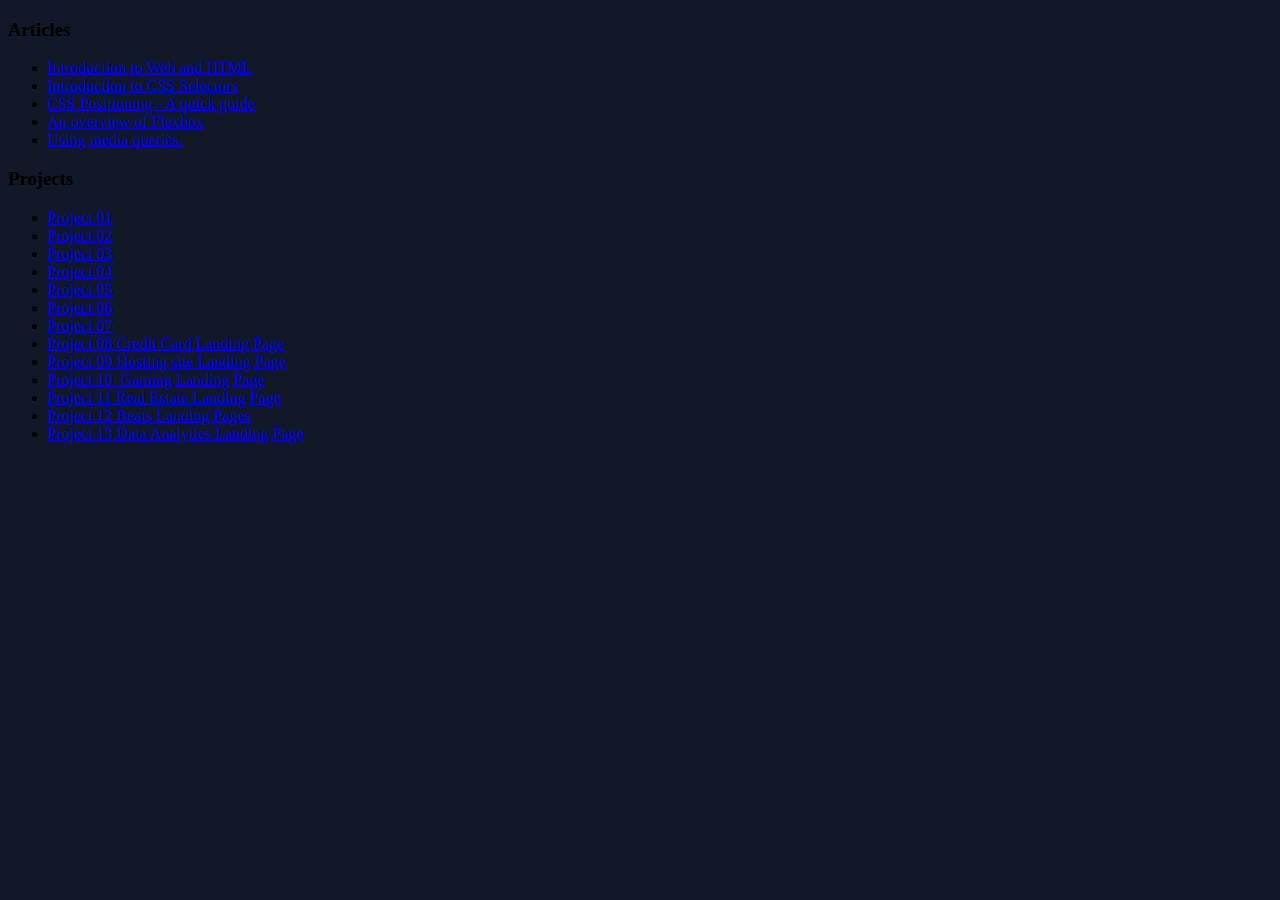
<file: index.html>
<!DOCTYPE html>
<html lang="en">
  <head>
    <meta charset="UTF-8" />
    <meta http-equiv="X-UA-Compatible" content="IE=edge" />
    <meta name="viewport" content="width=device-width, initial-scale=1.0" />
    <!-- CSS only -->
    <link
      href="https://cdn.jsdelivr.net/npm/bootstrap@5.2.3/dist/css/bootstrap.min.css"
      rel="stylesheet"
      integrity="sha384-rbsA2VBKQhggwzxH7pPCaAqO46MgnOM80zW1RWuH61DGLwZJEdK2Kadq2F9CUG65"
      crossorigin="anonymous"
    />
    <title>Assignment Links</title>
  </head>
  <style>
    body {
      background-color: #111827;
    }
  </style>
  <body>
    <div class="container">
      <div class="row mx-auto">
        <div class="col mx-auto">
          <div class="row">
            <div class="col-md-6 my-5">
              <div class="card border-0">
                <div class="card-title p-2">
                  <h3>Articles</h3>
                </div>
                <div class="card-body p-0">
                  <ul class="list-group list-group-flush">
                    <li class="list-group-item">
                      <a
                        href="https://ankitdevelops.hashnode.dev/introduction-to-web-and-html"
                        target="_blank"
                      >
                        Introduction to Web and HTML
                      </a>
                    </li>
                    <li class="list-group-item">
                      <a
                        href="https://ankitdevelops.hashnode.dev/introduction-to-css-selectors"
                        target="_blank"
                      >
                        Introduction to CSS Selectors
                      </a>
                    </li>
                    <li class="list-group-item">
                      <a
                        href="https://ankitdevelops.hashnode.dev/css-positioning-a-quick-guide"
                        target="_blank"
                      >
                        CSS Positioning - A quick guide
                      </a>
                    </li>
                    <li class="list-group-item">
                      <a
                        href="https://ankitdevelops.hashnode.dev/an-overview-of-flexbox"
                        target="_blank"
                      >
                        An overview of Flexbox
                      </a>
                    </li>
                    <li class="list-group-item">
                      <a
                        href="https://ankitdevelops.hashnode.dev/using-media-queries"
                        target="_blank"
                      >
                        Using media queries.
                      </a>
                    </li>
                  </ul>
                </div>
              </div>
            </div>
            <div class="col-md-6 mt-md-5">
              <div class="card border-0">
                <div class="card-title p-2">
                  <h3>Projects</h3>
                </div>
                <div class="card-body p-0">
                  <ul class="list-group list-group-flush">
                    <li class="list-group-item">
                      <a href="./Project 01/index.html" target="_blank">
                        Project 01
                      </a>
                    </li>
                    <li class="list-group-item">
                      <a href="./Project 02/index.html" target="_blank">
                        Project 02
                      </a>
                    </li>
                    <li class="list-group-item">
                      <a href="./Project 03/index.html" target="_blank">
                        Project 03
                      </a>
                    </li>
                    <li class="list-group-item">
                      <a href="./Project 04/index.html" target="_blank">
                        Project 04
                      </a>
                    </li>
                    <li class="list-group-item">
                      <a href="./Project 05/index.html" target="_blank">
                        Project 05
                      </a>
                    </li>
                    <li class="list-group-item">
                      <a href="./Project 06/index.html" target="_blank">
                        Project 06
                      </a>
                    </li>
                    <li class="list-group-item">
                      <a
                        href="./Project 07_vscode_clone_tailwind/index.html"
                        target="_blank"
                      >
                        Project 07
                      </a>
                    </li>
                    <li class="list-group-item">
                      <a
                        href="./Project 08_Credit Card Landing Page/index.html"
                        target="_blank"
                      >
                        Project 08 Credit Card Landing Page
                      </a>
                    </li>
                    <li class="list-group-item">
                      <a
                        href="./Project 09_Hosting Site Landing Page/index.html"
                        target="_blank"
                      >
                        Project 09 Hosting site Landing Page
                      </a>
                    </li>
                    <li class="list-group-item">
                      <a
                        href="./Project 10_Gaming Landing Page/index.html"
                        target="_blank"
                      >
                        Project 10_Gaming Landing Page
                      </a>
                    </li>
                    <li class="list-group-item">
                      <a
                        href="./Project 11_Real Estate Landing Page/index.html"
                        target="_blank"
                      >
                        Project 11 Real Estate Landing Page
                      </a>
                    </li>
                    <li class="list-group-item">
                      <a
                        href="./Project 12_Beats Landing Page/index.html"
                        target="_blank"
                      >
                        Project 12 Beats Landing Pages
                      </a>
                    </li>
                    <li class="list-group-item">
                      <a
                        href="./Project 13_Data Analytics Landing Page/index.html"
                        target="_blank"
                      >
                        Project 13 Data Analytics Landing Page
                      </a>
                    </li>
                  </ul>
                </div>
              </div>
            </div>
          </div>
        </div>
      </div>
    </div>
    <!-- JavaScript Bundle with Popper -->
    <script
      src="https://cdn.jsdelivr.net/npm/bootstrap@5.2.3/dist/js/bootstrap.bundle.min.js"
      integrity="sha384-kenU1KFdBIe4zVF0s0G1M5b4hcpxyD9F7jL+jjXkk+Q2h455rYXK/7HAuoJl+0I4"
      crossorigin="anonymous"
    ></script>
  </body>
</html>
</file>
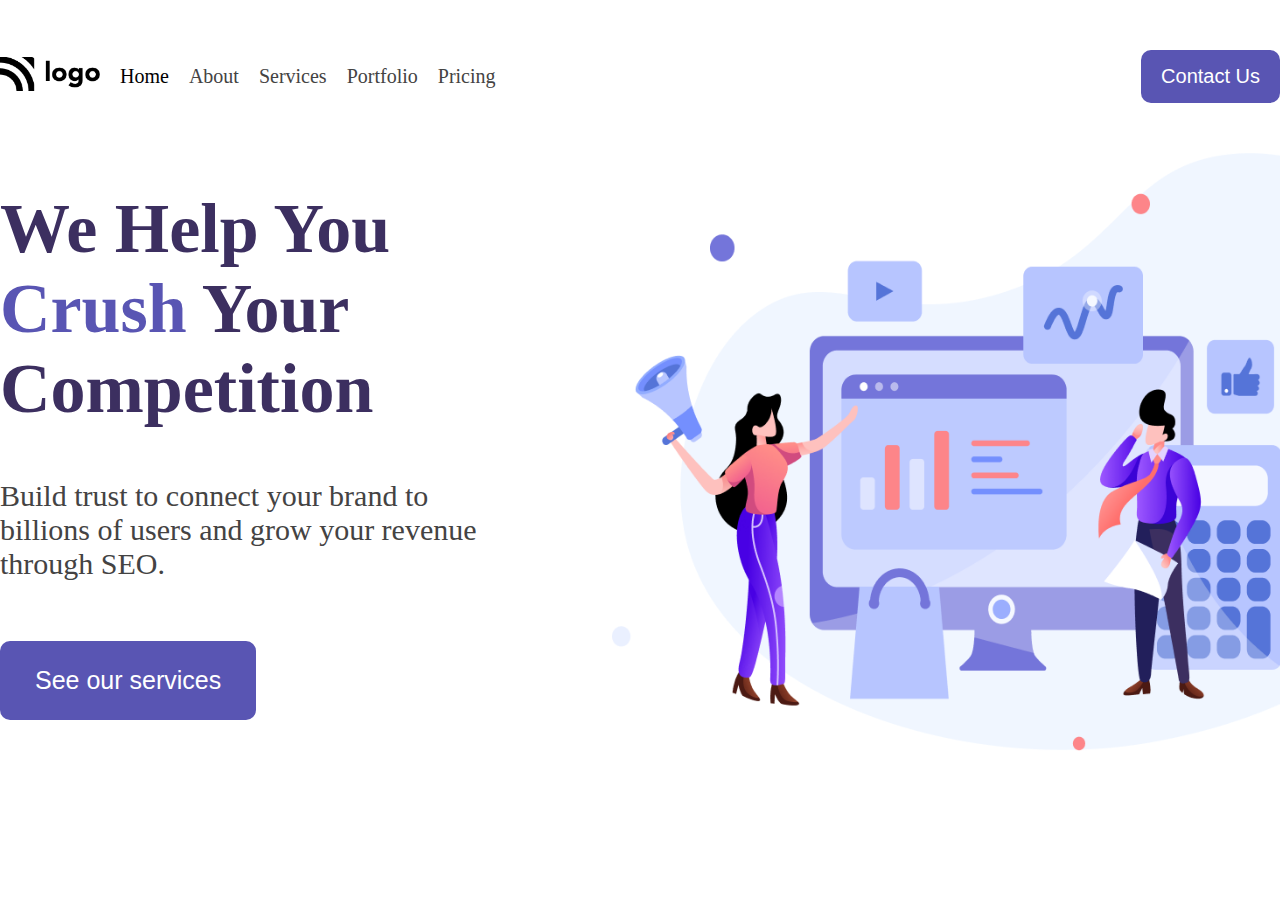
<file: Project 01/index.html>
<!DOCTYPE html>
<html lang="en">
  <head>
    <meta charset="UTF-8" />
    <meta http-equiv="X-UA-Compatible" content="IE=edge" />
    <meta name="viewport" content="width=device-width, initial-scale=1.0" />
    <!-- stylesheet -->
    <link rel="stylesheet" href="style.css" />
    <!-- Font -->
    <link rel="preconnect" href="https://fonts.googleapis.com" />
    <link rel="preconnect" href="https://fonts.gstatic.com" crossorigin />
    <link
      href="https://fonts.googleapis.com/css2?family=Poppins:wght@200;300;400;500;600;700;800&display=swap"
      rel="stylesheet"
    />
    <title>SEO Master</title>
  </head>
  <body>
    <div class="container">
      <section aria-label="navbar">
        <nav class="navbar-container">
          <div>
            <img src="./assets/Logo.png" alt="brand-logo" />
          </div>
          <div class="grow-list">
            <ul class="list">
              <li class="list-item">Home</li>
              <li class="list-item">About</li>
              <li class="list-item">Services</li>
              <li class="list-item">Portfolio</li>
              <li class="list-item">Pricing</li>
            </ul>
          </div>
          <div class="button-group">
            <button class="nav-button">Contact Us</button>
          </div>
        </nav>
      </section>
      <!-- Banner -->
      <section aria-label="banner">
        <div class="banner-container">
          <!-- Left text -->
          <div>
            <h1 class="heading-text">
              We Help You <span>Crush</span> Your Competition
            </h1>
            <p class="description">
              Build trust to connect your brand to billions of users and grow
              your revenue through SEO.
            </p>
            <button class="nav-button btn">See our services</button>
          </div>
          <!-- Right Text -->
          <div>
            <img src="./assets/Header Illustration.png" alt="illustration" />
          </div>
        </div>
      </section>
    </div>
  </body>
</html>
</file>
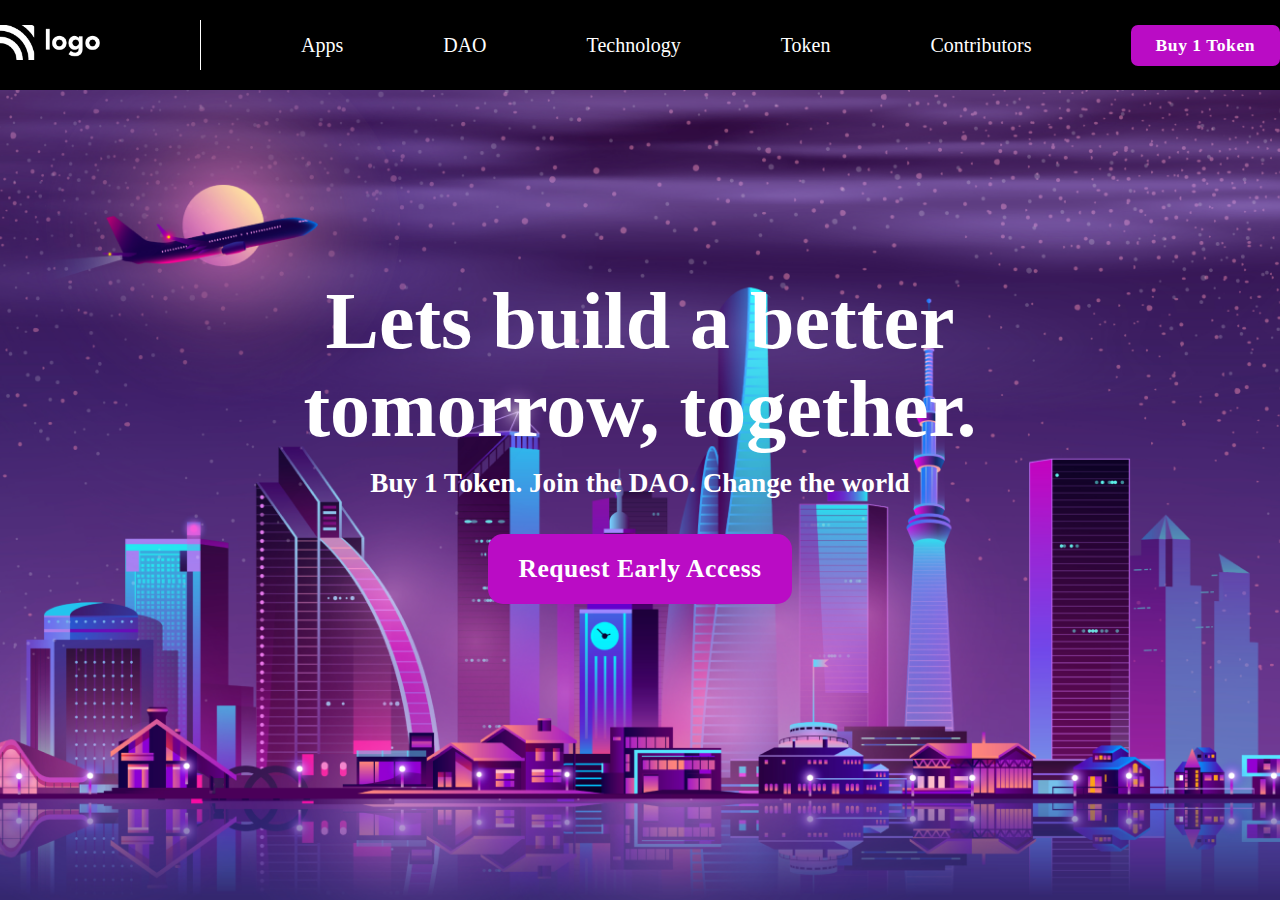
<file: Project 02/index.html>
<!DOCTYPE html>
<html lang="en">
  <head>
    <meta charset="UTF-8" />
    <meta http-equiv="X-UA-Compatible" content="IE=edge" />
    <meta name="viewport" content="width=device-width, initial-scale=1.0" />
    <link rel="stylesheet" href="style.css" />
    <link rel="preconnect" href="https://fonts.googleapis.com" />
    <link rel="preconnect" href="https://fonts.gstatic.com" crossorigin />
    <link
      href="https://fonts.googleapis.com/css2?family=Poppins:wght@200;300;400;500;600;700;800&display=swap"
      rel="stylesheet"
    />
    <link rel="preconnect" href="https://fonts.googleapis.com" />
    <link rel="preconnect" href="https://fonts.gstatic.com" crossorigin />
    <link
      href="https://fonts.googleapis.com/css2?family=Montserrat:wght@600;700;800&display=swap"
      rel="stylesheet"
    />
    <title>Crypto Market</title>
  </head>
  <body>
    <div class="container">
      <section aria-label="navbar">
        <nav class="navbar">
          <div>
            <img src="./assets/white-logo.png" alt="logo" class="logo" />
          </div>
          <div class="line"></div>
          <div class="grow-list">
            <ul class="list">
              <li class="list-item">Apps</li>
              <li class="list-item">DAO</li>
              <li class="list-item">Technology</li>
              <li class="list-item">Token</li>
              <li class="list-item">Contributors</li>
            </ul>
          </div>
          <div>
            <button class="button-small">Buy 1 Token</button>
          </div>
        </nav>
      </section>
      <!-- Hero Section -->
      <section aria-label="hero">
        <div class="hero">
          <h1 class="hero-heading">
            Lets build a better<br />
            tomorrow, together.
          </h1>
          <p class="hero-description">
            Buy 1 Token. Join the DAO. Change the world
          </p>
          <button class="button-large">Request Early Access</button>
        </div>
      </section>
    </div>
  </body>
</html>
</file>
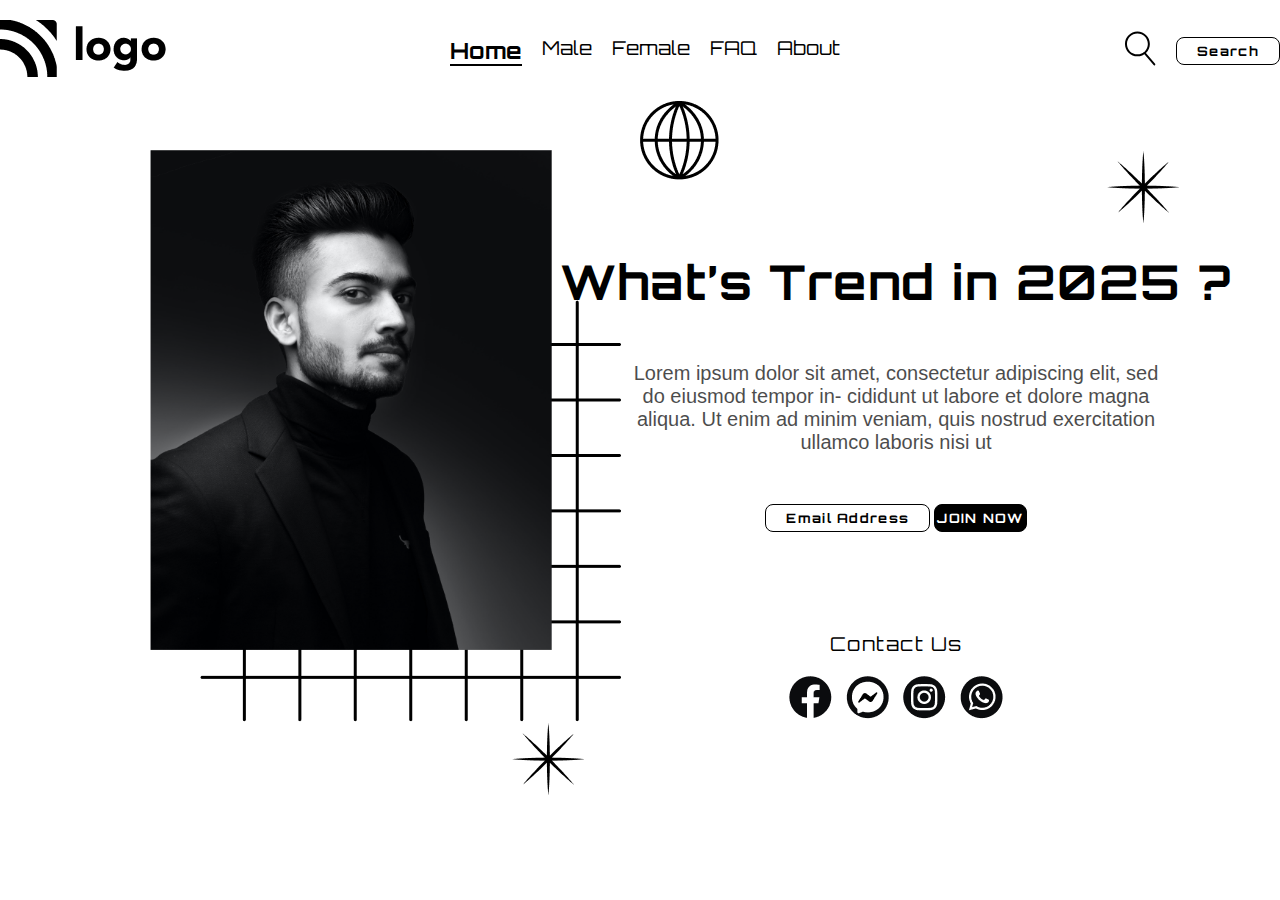
<file: Project 03/index.html>
<!DOCTYPE html>
<html lang="en">
  <head>
    <meta charset="UTF-8" />
    <meta http-equiv="X-UA-Compatible" content="IE=edge" />
    <meta name="viewport" content="width=device-width, initial-scale=1.0" />
    <!-- CSS File -->
    <link rel="stylesheet" href="./style.css" />
    <!-- Font Orbiton -->
    <link rel="preconnect" href="https://fonts.googleapis.com" />
    <link rel="preconnect" href="https://fonts.gstatic.com" crossorigin />
    <link
      href="https://fonts.googleapis.com/css2?family=Orbitron:wght@400;500;600;700;800&display=swap"
      rel="stylesheet"
    />

    <!-- FONT Poppins -->
    <link rel="preconnect" href="https://fonts.googleapis.com" />
    <link rel="preconnect" href="https://fonts.gstatic.com" crossorigin />
    <link
      href="https://fonts.googleapis.com/css2?family=Poppins:wght@200;300;400;500;600;700&display=swap"
      rel="stylesheet"
    />
    <title>Fashion Hub</title>
  </head>

  <!-- FSJS 2.0 Project One -->
  <body>
    <div class="container">
      <!-- Navbar Section -->
      <section aria-label="navbar">
        <nav class="navbar-container">
          <div>
            <img src="./assets/Logo.png" alt="brand-logo" />
          </div>
          <div>
            <ul class="list">
              <li class="list-item">Home</li>
              <li class="list-item">Male</li>
              <li class="list-item">Female</li>
              <li class="list-item">FAQ</li>
              <li class="list-item">About</li>
            </ul>
          </div>
          <div class="button-group">
            <div class="search-icon">
              <svg
                width="32"
                height="35"
                viewBox="0 0 32 35"
                fill="none"
                xmlns="http://www.w3.org/2000/svg"
              >
                <path
                  d="M13.42 25.34C6.56004 25.34 0.97998 19.76 0.97998 12.9C0.97998 6.03999 6.56004 0.459991 13.42 0.459991C20.28 0.459991 25.86 6.03999 25.86 12.9C25.87 19.76 20.28 25.34 13.42 25.34ZM13.42 2.44999C7.66004 2.44999 2.97998 7.13999 2.97998 12.89C2.97998 18.64 7.66004 23.33 13.42 23.33C19.18 23.33 23.86 18.64 23.86 12.89C23.86 7.13999 19.18 2.44999 13.42 2.44999Z"
                  fill="black"
                />
                <path
                  d="M30.35 34.4C30.07 34.4 29.7899 34.28 29.5899 34.05L19.75 22.53C19.39 22.11 19.44 21.48 19.86 21.12C20.28 20.76 20.91 20.81 21.27 21.23L31.11 32.75C31.47 33.17 31.42 33.8 31 34.16C30.81 34.32 30.58 34.4 30.35 34.4Z"
                  fill="black"
                />
              </svg>
            </div>
            <div><button class="nav-button">Search</button></div>
          </div>
        </nav>
      </section>
      <!-- Hero Banner Section -->
      <section aria-label="banner">
        <div class="hero-container">
          <!-- --------------- -->
          <!-- Patterns -->
          <!-- ---------------- -->
          <div class="hero-container-left">
            <span class="square">
              <img src="./assets/squares.png" alt="square-pattern" />
            </span>
            <!-- Star -->
            <span class="star">
              <img src="./assets/start.png" alt="start-pattern" />
            </span>
            <!-- Star -->
            <span class="star">
              <img src="./assets/start.png" alt="start-pattern" />
            </span>
            <!-- Globe -->
            <span class="globe">
              <img src="./assets/globe.png" alt="globe-pattern" />
            </span>
            <div>
              <img src="./assets/Image.png" alt="person-hero-iamge" />
            </div>
          </div>

          <div class="hero-container-right">
            <h1 class="hero-heading">What’s Trend in 2025 ?</h1>
            <p class="hero-description">
              Lorem ipsum dolor sit amet, consectetur adipiscing elit, sed do
              eiusmod tempor in- cididunt ut labore et dolore magna aliqua. Ut
              enim ad minim veniam, quis nostrud exercitation ullamco laboris
              nisi ut
            </p>
            <div>
              <button class="button-email">Email Address</button>
              <button class="button-join">JOIN NOW</button>
            </div>
            <div>
              <h4 class="contact-heading">Contact us</h4>
              <div class="icons">
                <span>
                  <img src="./assets/Group.png" alt="facebook-icon" />
                </span>
                <span>
                  <img src="./assets/Group (1).png" alt="messenger-icon" />
                </span>
                <span>
                  <img src="./assets/Group (2).png" alt="instagram-icon" />
                </span>
                <span>
                  <img src="./assets/Group (3).png" alt="whatsapp-icon" />
                </span>
              </div>
            </div>
          </div>
        </div>
      </section>
    </div>
  </body>
</html>
</file>
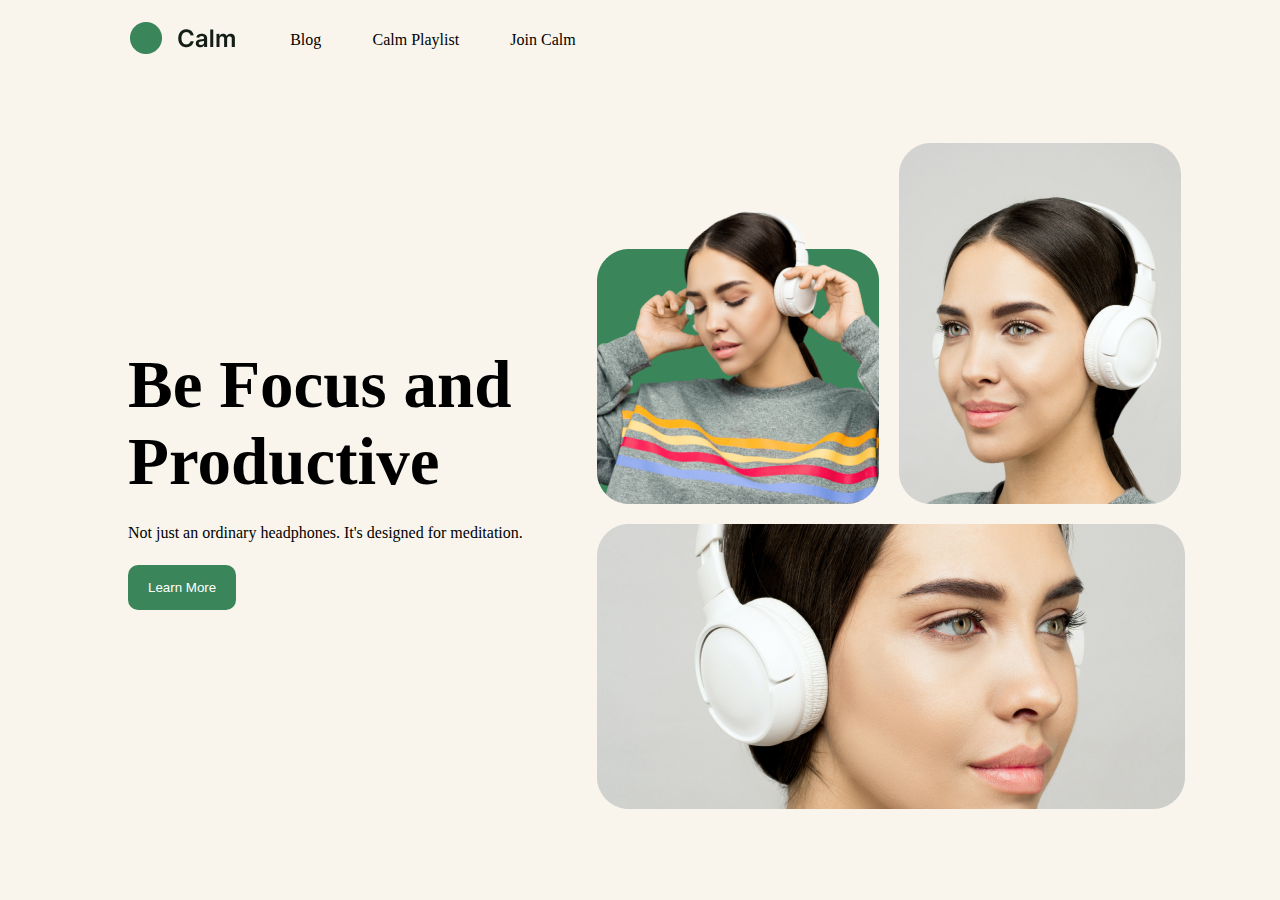
<file: Project 04/index.html>
<!DOCTYPE html>
<html lang="en">
<head>
    <meta charset="UTF-8">
    <meta http-equiv="X-UA-Compatible" content="IE=edge">
    <meta name="viewport" content="width=device-width, initial-scale=1.0">
    <link rel="stylesheet" href="./style.css">
    <title>Project 1</title>
</head>
<body>
    <!-- Navbar -->
    <nav>
        <ul>
            <li> <img src="./images/logo.png"/> </li>
            <li>Blog</li>
            <li>Calm Playlist</li>
            <li>Join Calm</li>
        </ul>
    </nav>
    <!--  Main Section -->
    <main>
        <!-- Left Section -->
        <div class="leftmain">
            <h1>Be Focus and Productive</h1>
            <p>Not just an ordinary headphones. It's designed for meditation.</p>
            <button>Learn More</button>
        </div>
        <!-- Right Section -->
        <div class="rightmain">
            <!-- Upper Image -->
            <div>
                <img src="./images/img1.png" alt="Image 1">
                <img src="./images/img2.png" alt="">
                
            </div>
            <!-- Lower Image -->
            <div>
                <img src="./images/img3.png" alt="Image 3">
            </div>

        </div>
    </main>

</body>
</html>
</file>
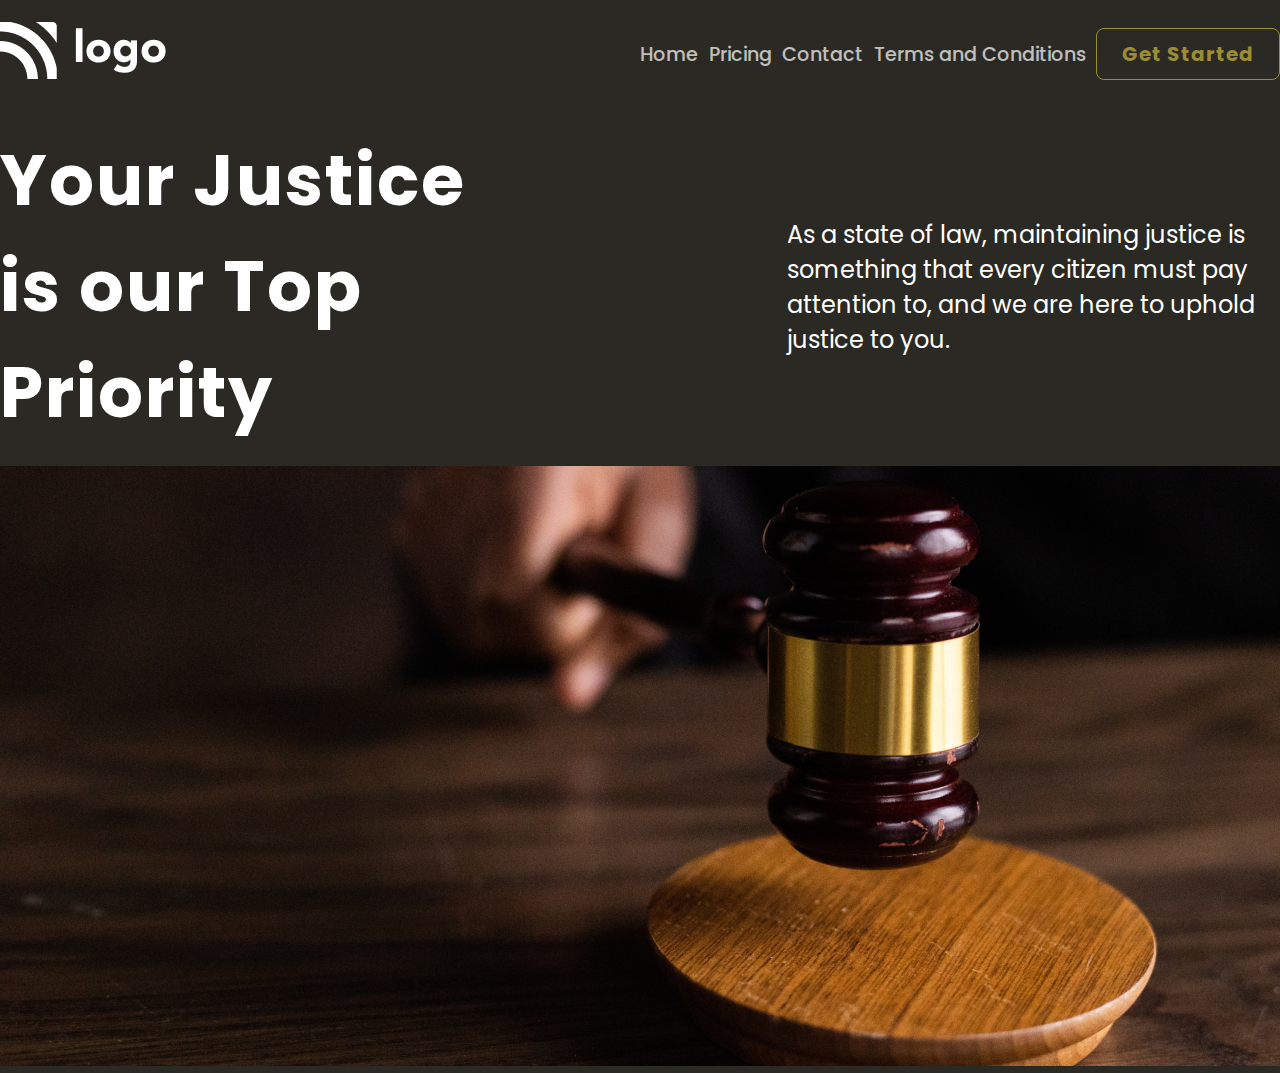
<file: Project 05/index.html>
<!DOCTYPE html>
<html lang="en">
  <head>
    <meta charset="UTF-8" />
    <meta http-equiv="X-UA-Compatible" content="IE=edge" />
    <meta name="viewport" content="width=device-width, initial-scale=1.0" />
    <title>Webpage</title>
    <link rel="stylesheet" href="./style.css" />
  </head>
  <body>
    <nav class="container">
      <div class="nav-logo">
        <img src="./assets/white-logo.png" alt="nav-logo" />
      </div>
      <ul class="nav-items">
        <li class="nav-item">Home</li>
        <li class="nav-item">Pricing</li>
        <li class="nav-item">Contact</li>
        <li class="nav-item">Terms and Conditions</li>
        <li class="nav-item nav-btn">Get Started</li>
      </ul>
    </nav>
    <main class="container">
      <div class="hero-text-content">
        <div class="hero-text-content-heading">
          <h1>Your Justice is our Top Priority</h1>
        </div>
        <div class="hero-text-content-desc">
          <p>
            As a state of law, maintaining justice is something that every
            citizen must pay attention to, and we are here to uphold justice to
            you.
          </p>
        </div>
      </div>
      <div class="hero -img-content">
        <img src="./assets/banner.png" alt="hero-image" />
      </div>
    </main>
  </body>
</html>
</file>
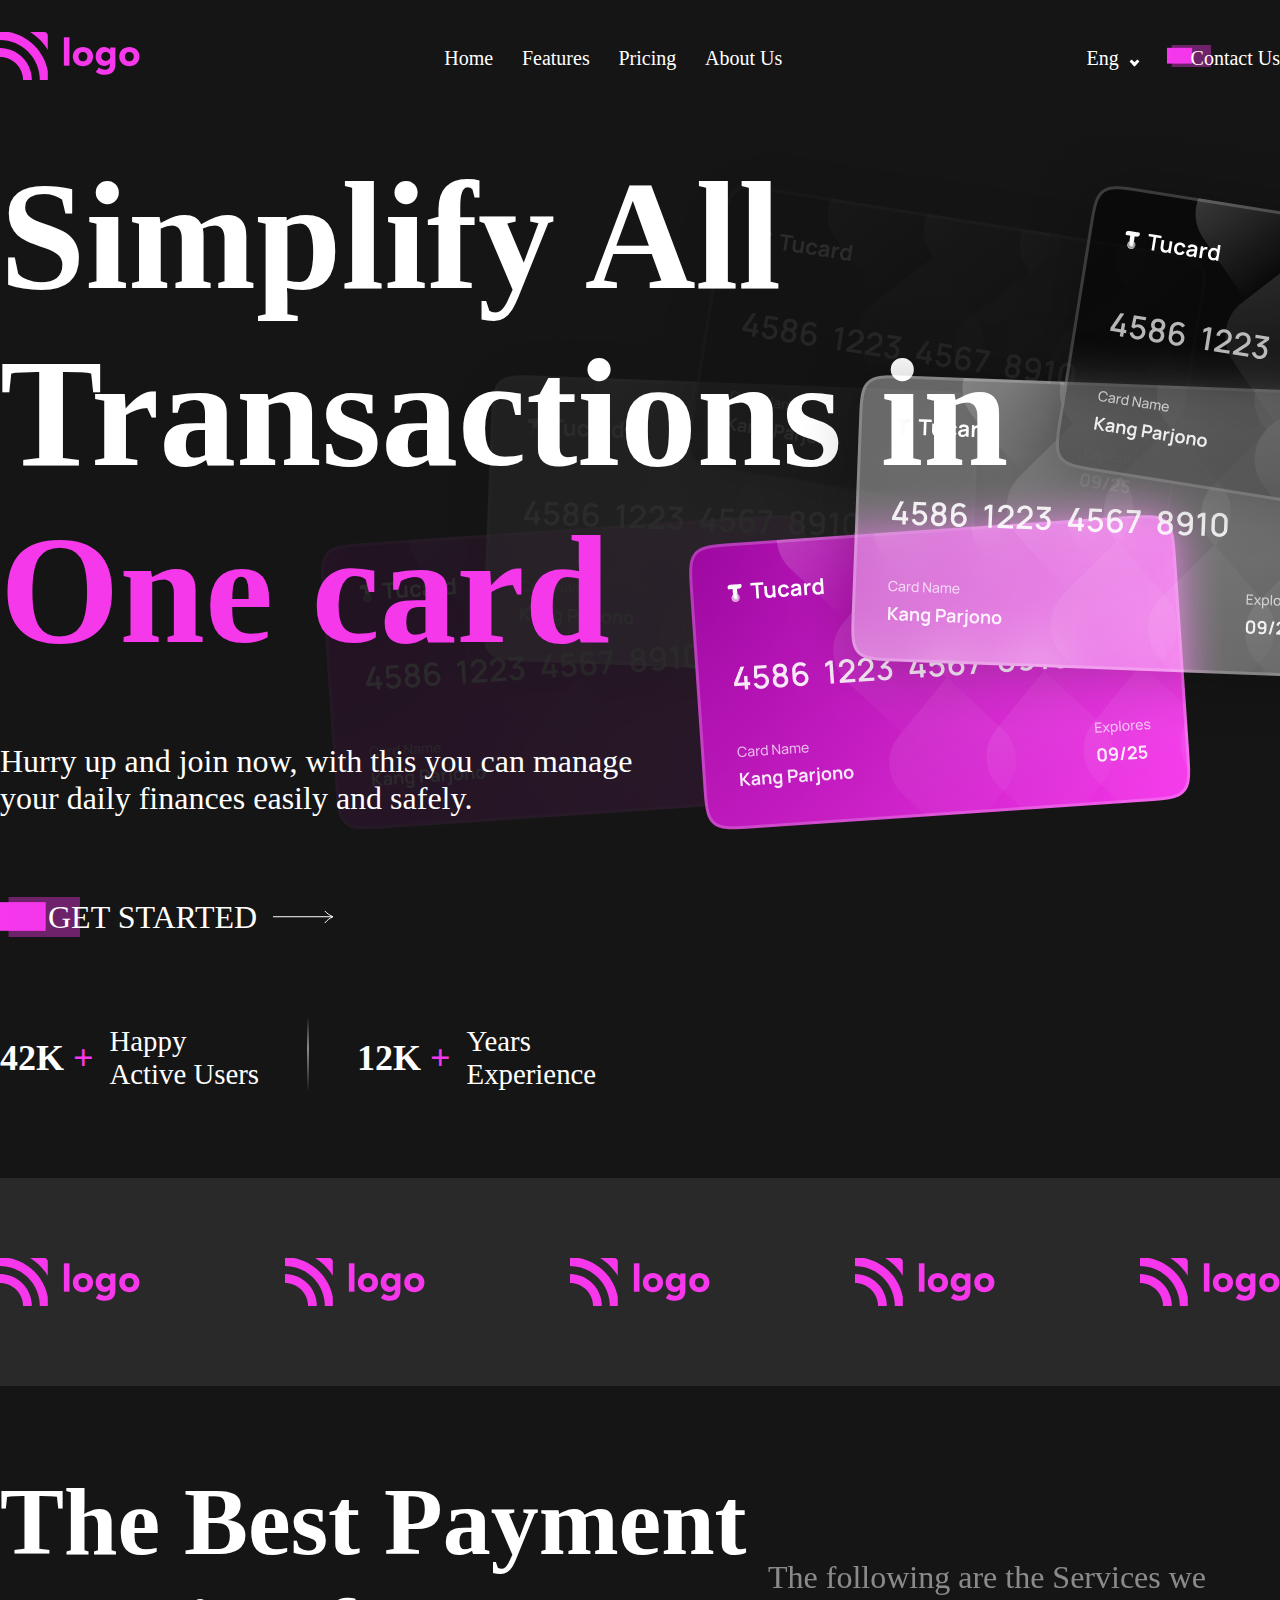
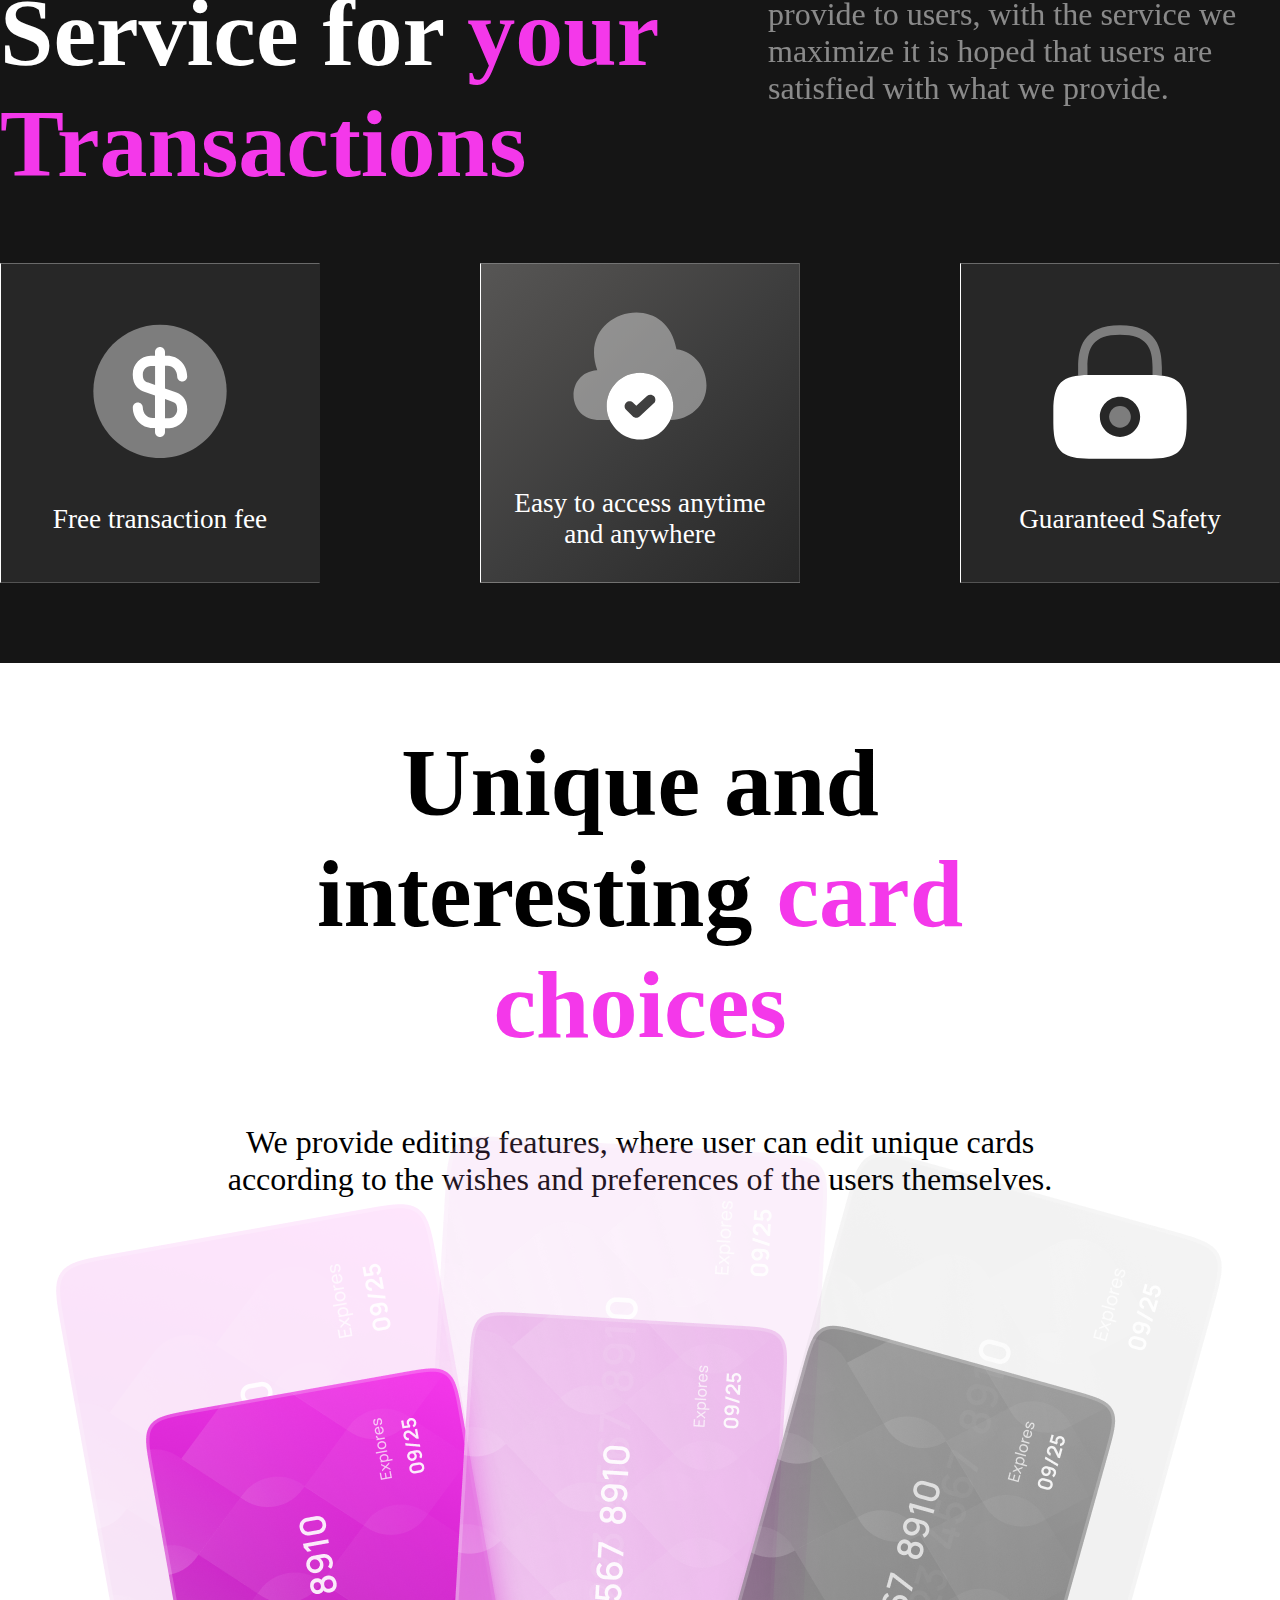
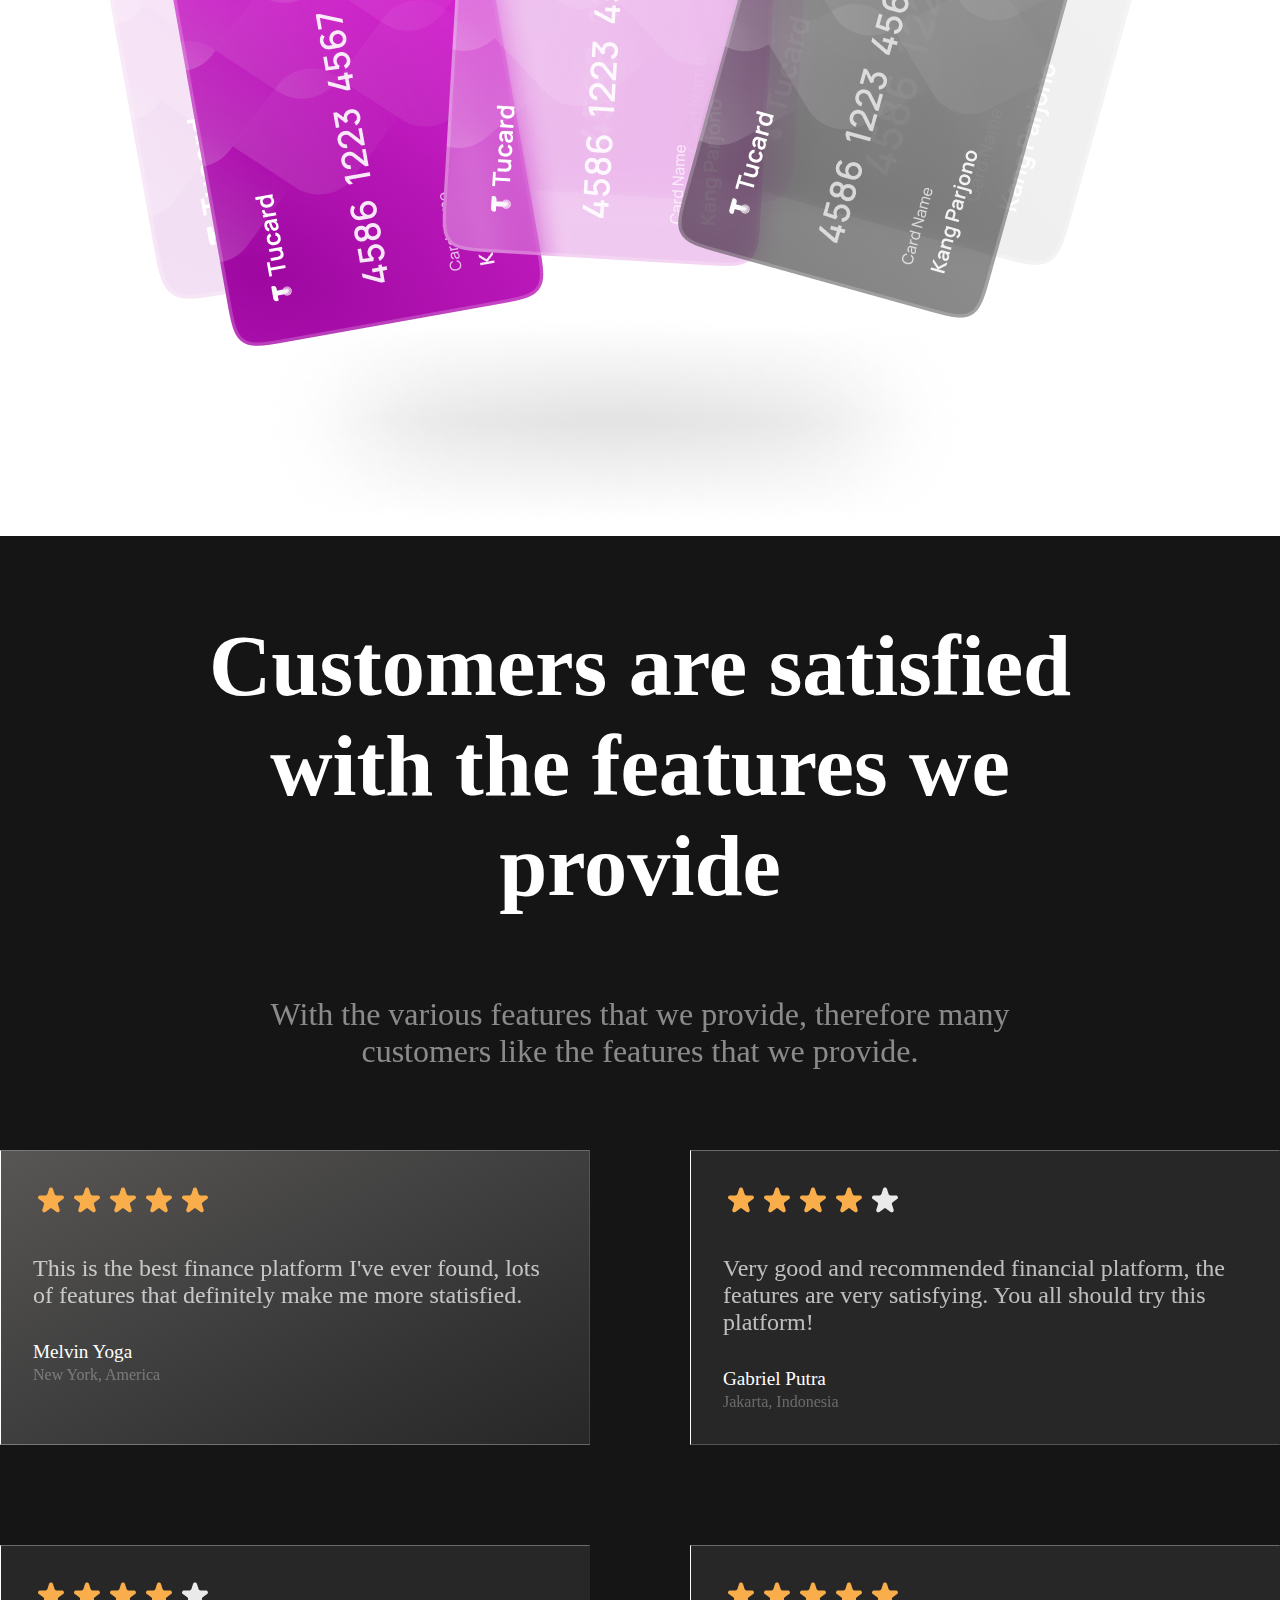
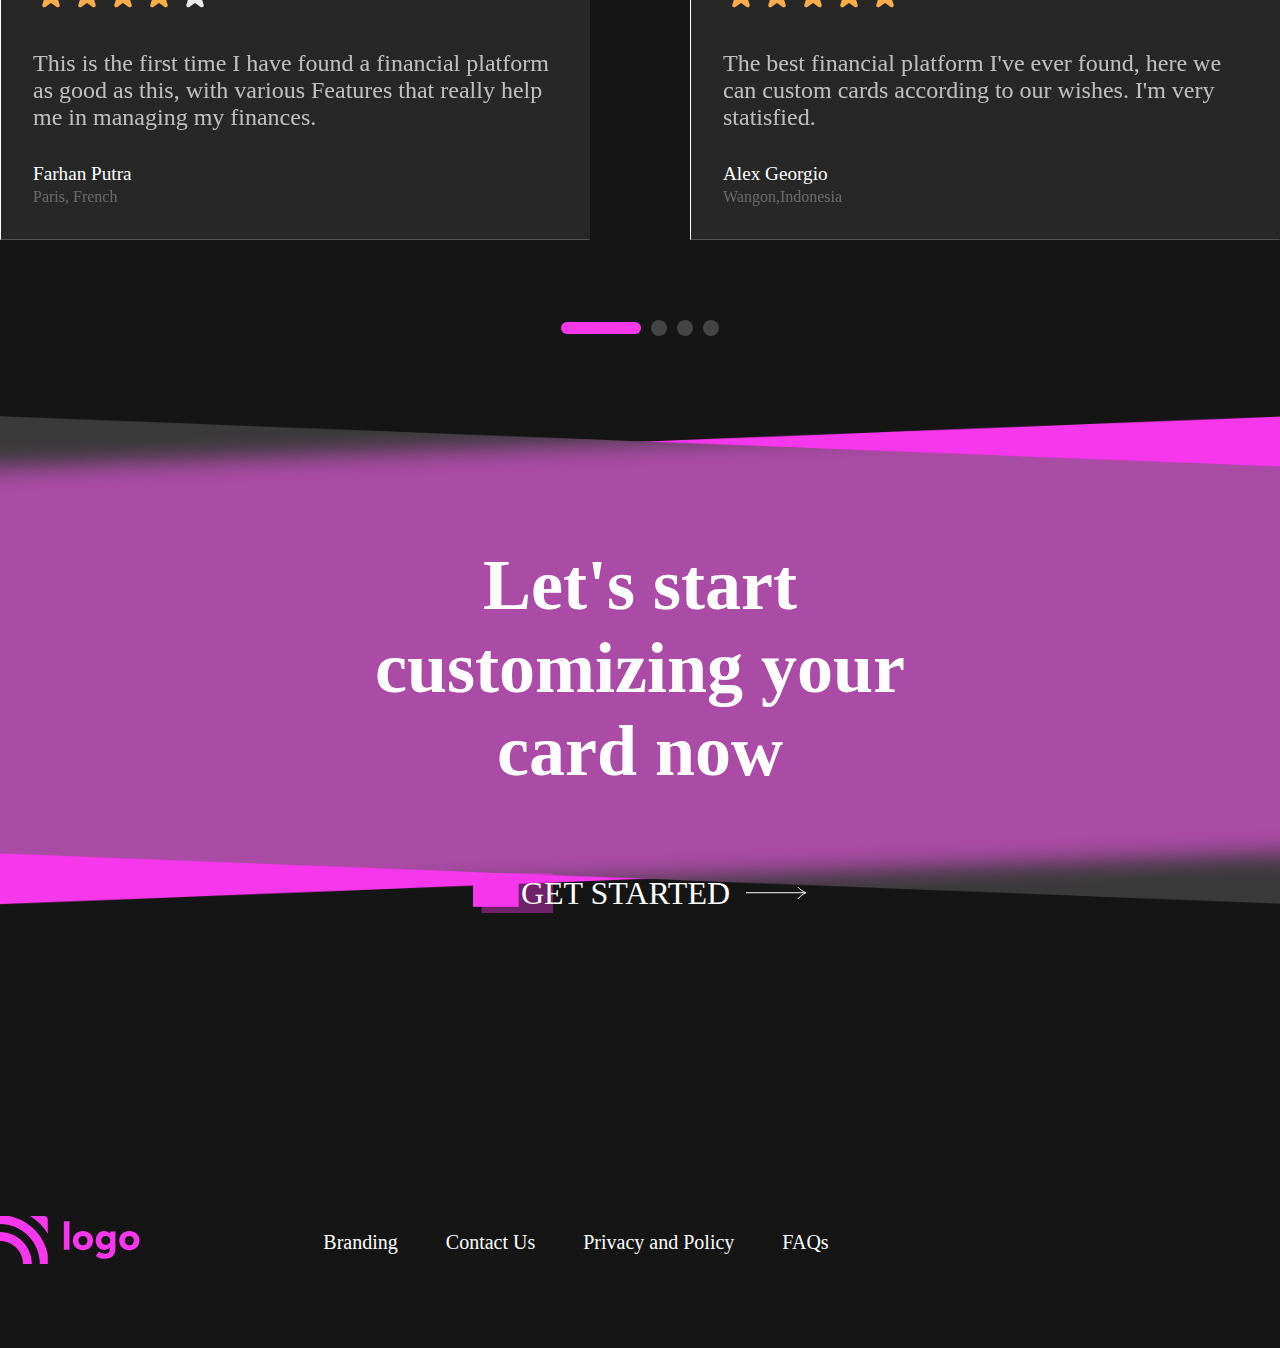
<file: Project 08_Credit Card Landing Page/index.html>
<!DOCTYPE html>
<html lang="en">
  <head>
    <meta charset="UTF-8" />
    <meta http-equiv="X-UA-Compatible" content="IE=edge" />
    <meta name="viewport" content="width=device-width, initial-scale=1.0" />
    <title>Credit Card Landing Page</title>
    <link rel="stylesheet" href="./css/styles.css" />
  </head>
  <body>
    <!-- navbar -->
    <nav class="container">
      <div class="nav-logo">
        <img src="./Assets/Icons/Logo.svg" alt="logo" />
      </div>
      <div class="nav-links-center">
        <ul>
          <li><a href="#">Home</a></li>
          <li><a href="#">Features</a></li>
          <li><a href="#">Pricing</a></li>
          <li><a href="#">About Us</a></li>
        </ul>
      </div>
      <div class="nav-links-right">
        <ul>
          <li><a href="#">Eng</a> <span class="arrow down"></span></li>
          <li class="last-li">
            <span class="btn-bg-pink">
              <img src="./Assets/Icons/btn-pink-bg.svg" alt="" /> </span
            ><a href="#">Contact Us</a>
          </li>
        </ul>
      </div>
    </nav>
    <!-- hero section -->
    <section>
      <div class="hero-container container">
        <div class="hero-left">
          <div class="hero-heading">
            <h1>
              Simplify All Transactions in
              <span class="changed-text-color">One card</span>
            </h1>
          </div>
          <div class="hero-desc">
            Hurry up and join now, with this you can manage your daily finances
            easily and safely.
          </div>
          <div class="action-btn">
            <img
              src="./Assets/Icons/btn-pink-bg.svg"
              alt=""
              class="action-bg-image"
            />
            <a>GET STARTED</a>
            <img src="./Assets/Icons/RightArrow.svg" alt="" class="arrow-img" />
          </div>
          <div class="extra-info">
            <div class="user-info">
              <h2>42K <span class="changed-text-color">+</span></h2>

              <small
                >Happy <br />
                Active Users</small
              >
            </div>
            <div class="seprator">
              <img src="./Assets/Icons/Vector 402.svg" alt="" class="" />
            </div>
            <div class="comp-info">
              <h2>12K <span class="changed-text-color">+</span></h2>
              <small
                >Years <br />
                Experience</small
              >
            </div>
          </div>
        </div>
        <div class="hero-right">
          <div class="hero-img-container">
            <img
              src="./Assets/Photos/backCards.png"
              alt=""
              class="backCard-img"
            />
            <img
              src="./Assets/Photos/frontCards.png"
              alt=""
              class="frontCard-img"
            />
          </div>
        </div>
      </div>
    </section>

    <!-- logo section -->
    <section class="logo-section">
      <div class="logo-container container">
        <img src="./Assets/Icons/Logo.svg" alt="" class="logo" />
        <img src="./Assets/Icons/Logo.svg" alt="" class="logo" />
        <img src="./Assets/Icons/Logo.svg" alt="" class="logo" />
        <img src="./Assets/Icons/Logo.svg" alt="" class="logo" />
        <img src="./Assets/Icons/Logo.svg" alt="" class="logo" />
      </div>
    </section>

    <!-- feature section -->
    <section class="feature-section">
      <div class="feature-container container">
        <div class="featured-top-container">
          <div class="featured-heading">
            <h2>
              The Best Payment Service for
              <span class="changed-text-color"> your Transactions</span>
            </h2>
          </div>
          <div class="featured-desc">
            <p>
              The following are the Services we provide to users, with the
              service we maximize it is hoped that users are satisfied with what
              we provide.
            </p>
          </div>
        </div>
        <div class="featured-box-container">
          <div class="box box-1">
            <img src="./Assets/Icons/dollar-circle.svg" alt="" />
            <p>Free transaction fee</p>
          </div>
          <div class="box box-2">
            <img src="./Assets/Icons/cloud-add.svg" alt="" />
            <p>Easy to access anytime and anywhere</p>
          </div>
          <div class="box box-1">
            <img src="./Assets/Icons/lock.svg" alt="" />
            <p>Guaranteed Safety</p>
          </div>
        </div>
      </div>
    </section>

    <!-- unique section -->
    <section class="unique-section">
      <div class="unique-card-container container">
        <div class="unique-card-header">
          <h2>
            Unique and interesting
            <span class="changed-text-color">card choices</span>
          </h2>
        </div>
        <div class="unique-card-desc">
          We provide editing features, where user can edit unique cards
          according to the wishes and preferences of the users themselves.
        </div>
        <div class="unique-card-image">
          <img src="./Assets/Photos/VCards.png" alt="" />
        </div>
      </div>
    </section>

    <!-- customer satisfaction -->
    <section>
      <div class="customer-container container">
        <div class="customer-heading">
          <h2>
            Customers are satisfied with <span>the features</span> we provide
          </h2>
        </div>
        <div class="customer-desc">
          With the various features that we provide, therefore many customers
          like the features that we provide.
        </div>
        <div class="review-container">
          <div class="review review-1">
            <div class="review-star">
              <img src="./Assets/Icons/5stars.svg" alt="" />
            </div>
            <div class="review-content">
              This is the best finance platform I've ever found, lots of
              features that definitely make me more statisfied.
            </div>
            <div class="review-user">
              <p>Melvin Yoga</p>
              <small>New York, America</small>
            </div>
          </div>

          <div class="review review-2">
            <div class="review-star">
              <img src="./Assets/Icons/4stars.svg" alt="" />
            </div>
            <div class="review-content">
              Very good and recommended financial platform, the features are
              very satisfying. You all should try this platform!
            </div>
            <div class="review-user">
              <p>Gabriel Putra</p>
              <small>Jakarta, Indonesia</small>
            </div>
          </div>

          <div class="review review-3">
            <div class="review-star">
              <img src="./Assets/Icons/4stars.svg" alt="" />
            </div>
            <div class="review-content">
              This is the first time I have found a financial platform as good
              as this, with various Features that really help me in managing my
              finances.
            </div>
            <div class="review-user">
              <p>Farhan Putra</p>
              <small>Paris, French</small>
            </div>
          </div>
          <div class="review review-4">
            <div class="review-star">
              <img src="./Assets/Icons/5stars.svg" alt="" />
            </div>
            <div class="review-content">
              The best financial platform I've ever found, here we can custom
              cards according to our wishes. I'm very statisfied.
            </div>
            <div class="review-user">
              <p>Alex Georgio</p>
              <small>Wangon,Indonesia</small>
            </div>
          </div>
        </div>
        <div class="pagination">
          <div class="pagination-container">
            <ul>
              <li class="pagination-current"></li>
              <li></li>
              <li></li>
              <li></li>
            </ul>
          </div>
        </div>
      </div>
    </section>

    <!-- bottom action -->
    <section class="bottom-action">
      <div class="bottom-action-container">
        <div class="bottom-action-img">
          <img
            src="./Assets/Photos/Rectangle6773.png"
            alt=""
            class="bottom-action-back"
          />
          <img
            src="./Assets/Photos/Rectangle 6774.png"
            alt=""
            class="bottom-action-front"
          />
        </div>
        <div class="bottom-action-text-container">
          <div class="bottom-action-text">
            <h2>Let's start customizing your card now</h2>
          </div>
          <div class="action-btn">
            <img
              src="./Assets/Icons/btn-pink-bg.svg"
              alt=""
              class="action-bg-image"
            />
            <a>GET STARTED</a>
            <img src="./Assets/Icons/RightArrow.svg" alt="" class="arrow-img" />
          </div>
        </div>
      </div>
    </section>

    <!-- footer -->
    <footer>
      <div class="footer-container container">
        <div class="footer-logo">
          <img src="./Assets/Icons/Logo.svg" alt="" />
        </div>
        <div class="footer-link">
          <ul>
            <li><a href="#">Branding</a></li>
            <li><a href="#">Contact Us</a></li>
            <li><a href="#">Privacy and Policy</a></li>
            <li><a href="#">FAQs</a></li>
          </ul>
        </div>
      </div>
    </footer>
  </body>
</html>
</file>
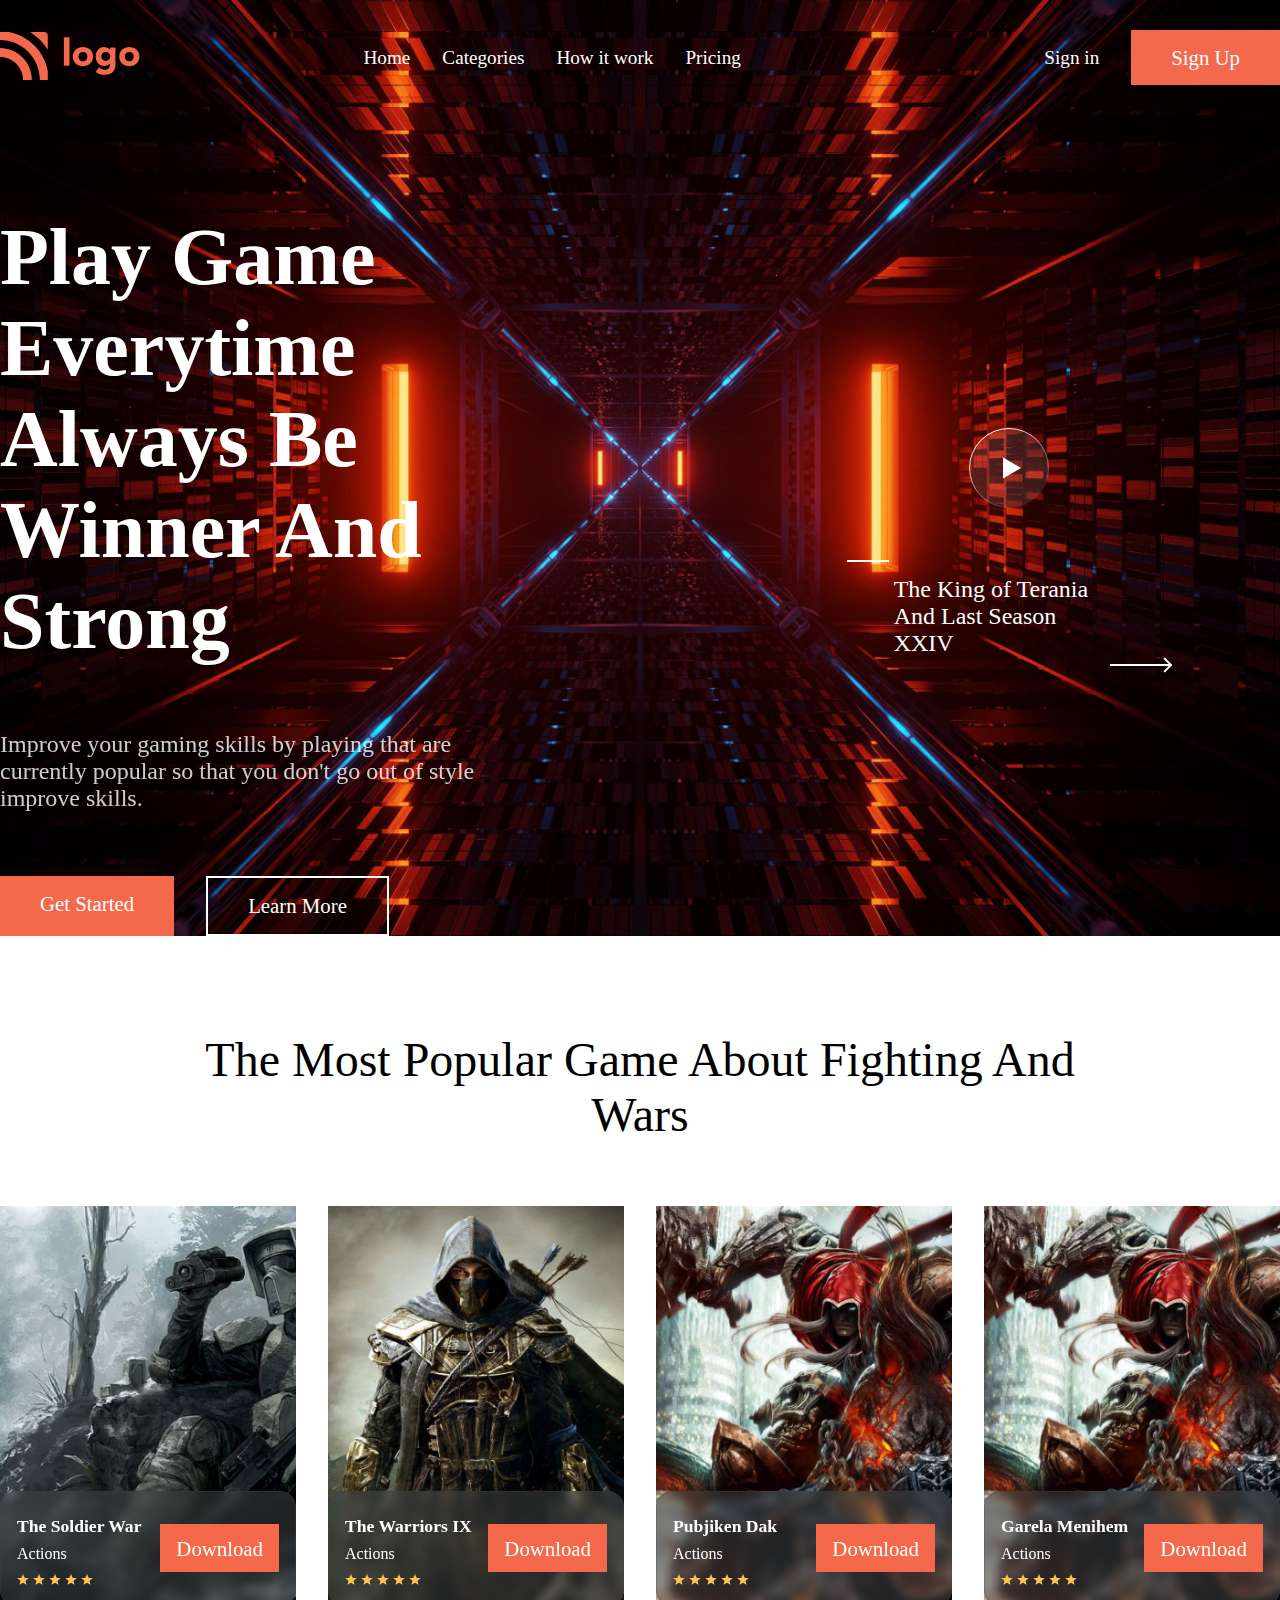
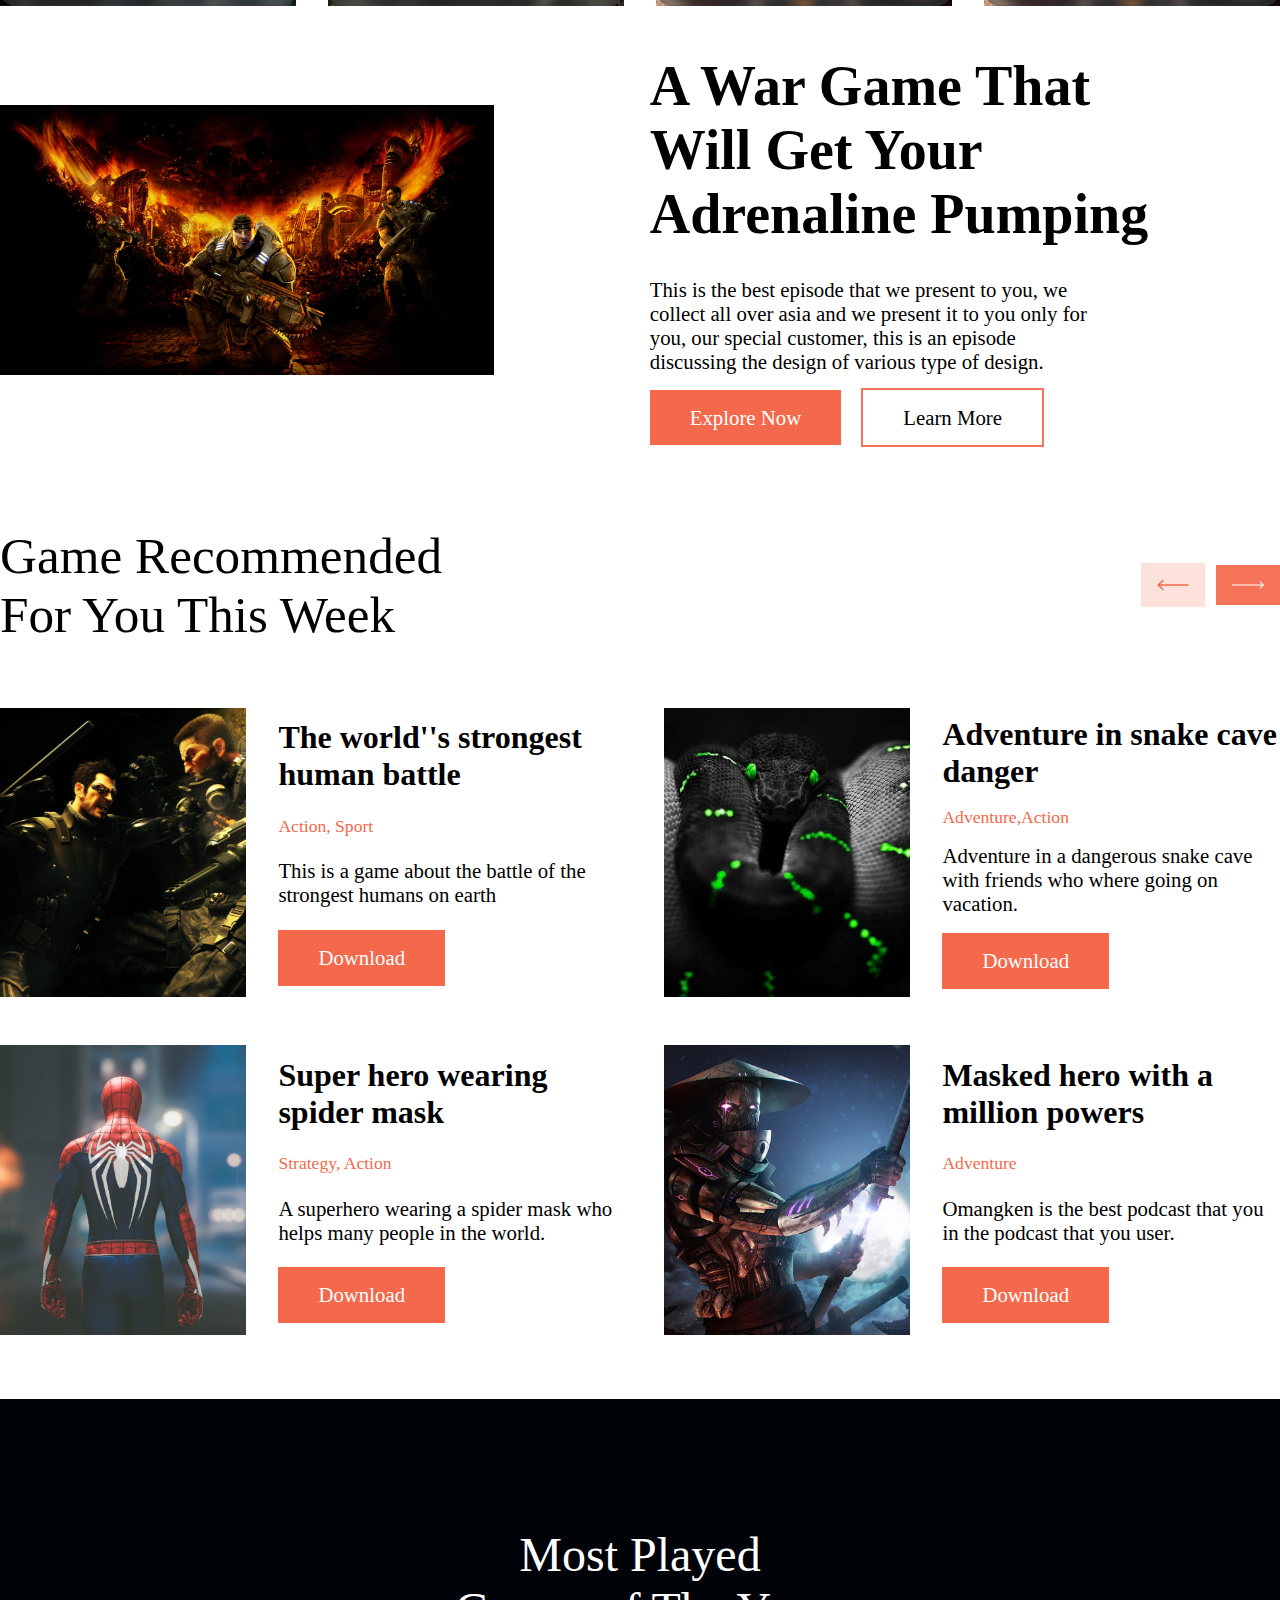
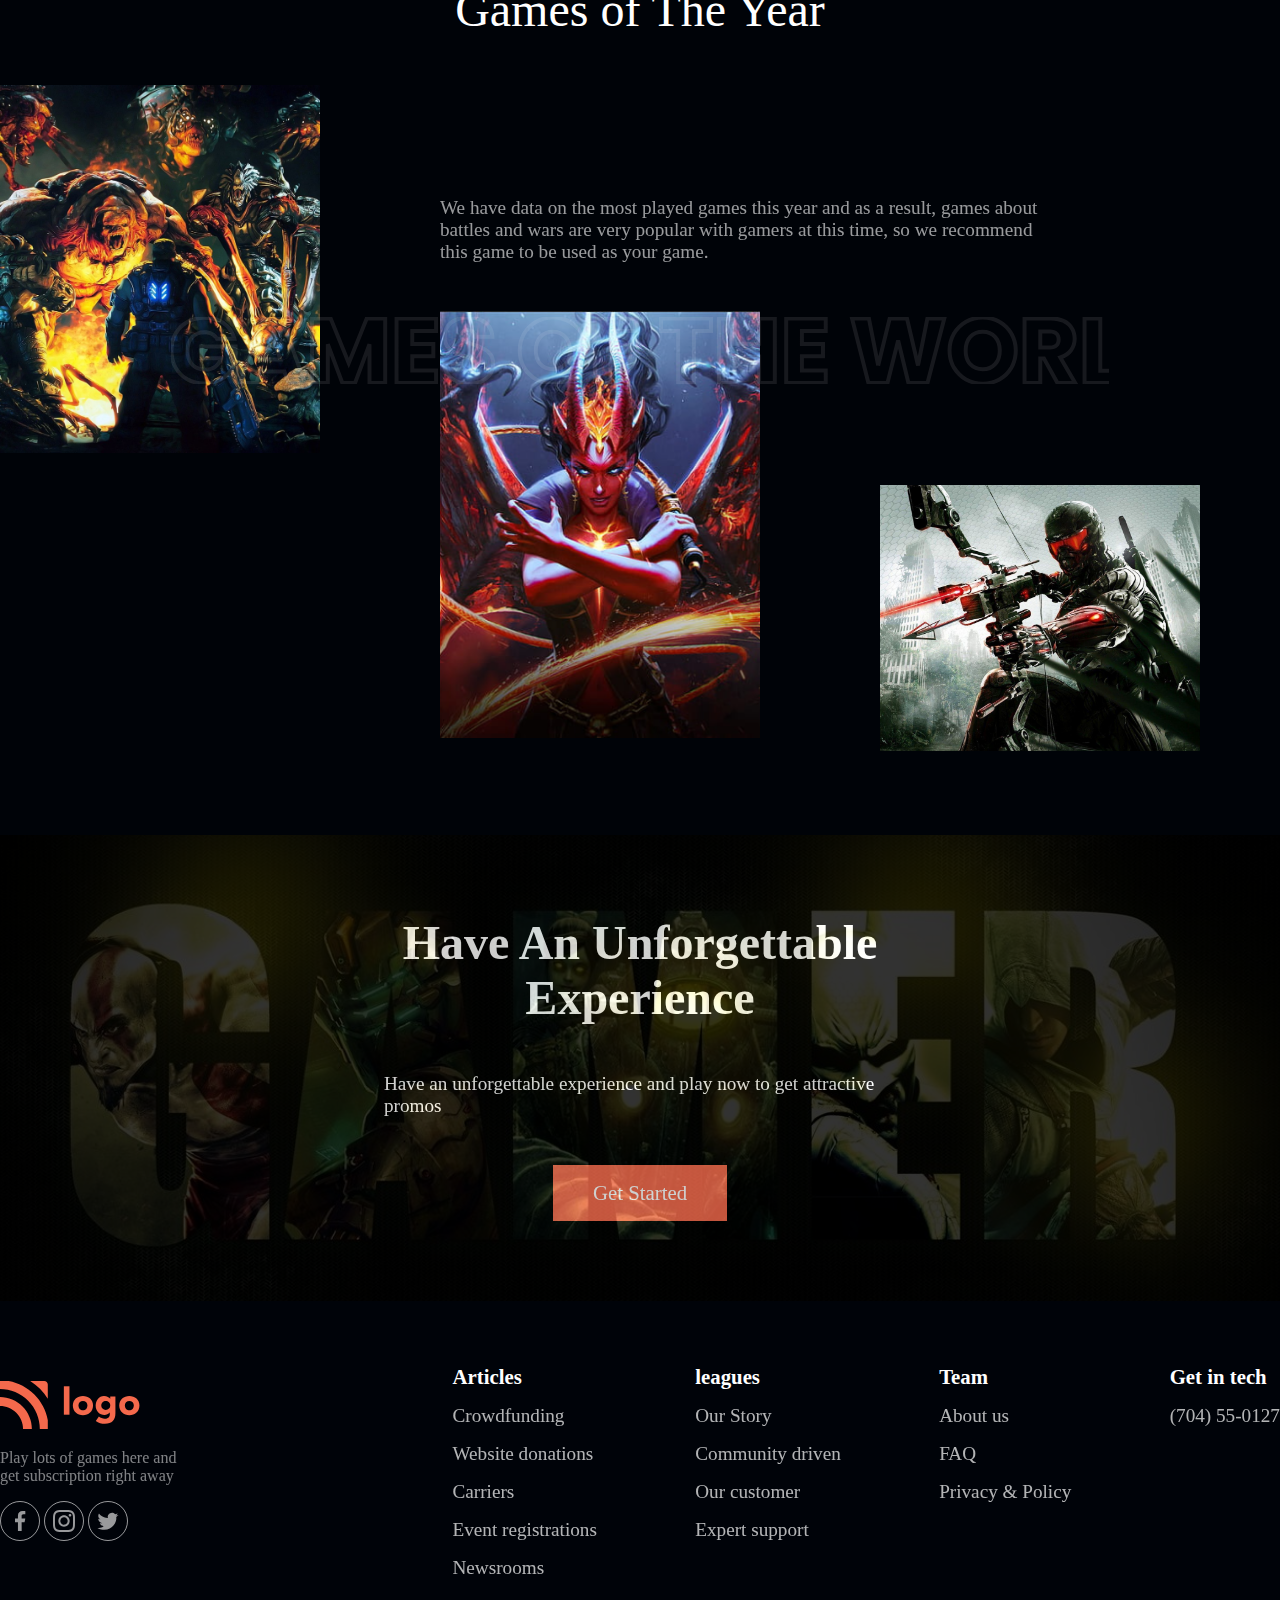
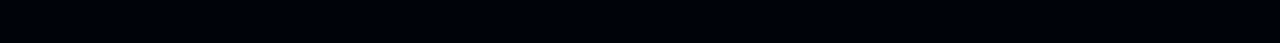
<file: Project 10_Gaming Landing Page/index.html>
<!DOCTYPE html>
<html lang="en">
  <head>
    <meta charset="UTF-8" />
    <meta http-equiv="X-UA-Compatible" content="IE=edge" />
    <meta name="viewport" content="width=device-width, initial-scale=1.0" />
    <title>Game Landing Page.</title>
    <link rel="stylesheet" href="./style.css" />
  </head>
  <body>
    <!-- hero section -->
    <section class="hero-section">
      <nav>
        <div class="container">
          <div class="nav-container">
            <div class="nav-logo">
              <img src="./Assets/Icons/Logo.svg" alt="" />
            </div>
            <ul class="nav-links-center">
              <li class="nav-item">
                <a href="http://">Home</a>
              </li>
              <li class="nav-item">
                <a href="http://">Categories</a>
              </li>
              <li class="nav-item">
                <a href="http://">How it work</a>
              </li>
              <li class="nav-item">
                <a href="http://">Pricing</a>
              </li>
            </ul>
            <ul class="nav-links-right">
              <li class="nav-item">
                <a href="#">Sign in</a>
              </li>
              <li class="nav-item">
                <a href="#" class="btn btn-primary">Sign Up</a>
              </li>
            </ul>
          </div>
        </div>
      </nav>
      <!-- hero section content -->
      <main>
        <div class="container">
          <div class="hero-content-container">
            <div class="hero-left">
              <div class="hero-heading">
                <h1>Play Game Everytime Always Be Winner And Strong</h1>
              </div>
              <div class="hero-desc">
                <p>
                  Improve your gaming skills by playing that are currently
                  popular so that you don't go out of style improve skills.
                </p>
              </div>
              <div class="hero-btns">
                <a href="" class="btn btn-primary">Get Started</a>
                <a href="" class="btn btn-secondary">Learn More</a>
              </div>
            </div>
            <div class="hero-right">
              <div class="play-logo">
                <img src="./Assets/Icons/playButton.svg" alt="" />
              </div>
              <div class="right-desc">
                <img src="./Assets/Icons/dash.svg" alt="" class="dash" />
                <p>The King of Terania And Last Season XXIV</p>
                <img
                  src="./Assets/Icons/rightArrow.svg"
                  alt=""
                  class="right-arrow"
                />
              </div>
            </div>
          </div>
        </div>
      </main>
    </section>
    <!-- hero section -->
    <!-- popular games -->
    <section class="popular-section">
      <div class="container">
        <div class="popular-section-heading">
          The Most Popular Game About Fighting And Wars
        </div>
        <div class="popular-game-container">
          <div class="popular-card">
            <img src="./Assets/Photos/image 2.png" alt="" class="card-img" />
            <div class="card-desc">
              <div class="card-desc-left">
                <h6>The Soldier War</h6>
                <small>Actions</small>
                <img src="./Assets/Icons/Star 1.svg" alt="" />
                <img src="./Assets/Icons/Star 1.svg" alt="" />
                <img src="./Assets/Icons/Star 1.svg" alt="" />
                <img src="./Assets/Icons/Star 1.svg" alt="" />
                <img src="./Assets/Icons/Star 1.svg" alt="" />
              </div>
              <div class="card-desc-right">
                <a href="" class="btn btn-primary">Download</a>
              </div>
            </div>
          </div>
          <div class="popular-card">
            <img src="./Assets/Photos/image 4.png" alt="" class="card-img" />
            <div class="card-desc">
              <div class="card-desc-left">
                <h6>The Warriors IX</h6>
                <small>Actions</small>
                <img src="./Assets/Icons/Star 1.svg" alt="" />
                <img src="./Assets/Icons/Star 1.svg" alt="" />
                <img src="./Assets/Icons/Star 1.svg" alt="" />
                <img src="./Assets/Icons/Star 1.svg" alt="" />
                <img src="./Assets/Icons/Star 1.svg" alt="" />
              </div>
              <div class="card-desc-right">
                <a href="" class="btn btn-primary">Download</a>
              </div>
            </div>
          </div>
          <div class="popular-card">
            <img
              src="./Assets/Photos/Rectangle 56.png"
              alt=""
              class="card-img"
            />
            <div class="card-desc">
              <div class="card-desc-left">
                <h6>Pubjiken Dak</h6>
                <small>Actions</small>
                <img src="./Assets/Icons/Star 1.svg" alt="" />
                <img src="./Assets/Icons/Star 1.svg" alt="" />
                <img src="./Assets/Icons/Star 1.svg" alt="" />
                <img src="./Assets/Icons/Star 1.svg" alt="" />
                <img src="./Assets/Icons/Star 1.svg" alt="" />
              </div>
              <div class="card-desc-right">
                <a href="" class="btn btn-primary">Download</a>
              </div>
            </div>
          </div>
          <div class="popular-card">
            <img
              src="./Assets/Photos/Rectangle 56.png"
              alt=""
              class="card-img"
            />
            <div class="card-desc">
              <div class="card-desc-left">
                <h6>Garela Menihem</h6>
                <small>Actions</small>
                <img src="./Assets/Icons/Star 1.svg" alt="" />
                <img src="./Assets/Icons/Star 1.svg" alt="" />
                <img src="./Assets/Icons/Star 1.svg" alt="" />
                <img src="./Assets/Icons/Star 1.svg" alt="" />
                <img src="./Assets/Icons/Star 1.svg" alt="" />
              </div>
              <div class="card-desc-right">
                <a href="" class="btn btn-primary">Download</a>
              </div>
            </div>
          </div>
        </div>
        <!-- popular bottom section -->
        <div class="popular-bottom-end">
          <div class="popular-bottom-container">
            <div class="popular-bottom-left">
              <img src="./Assets/Photos/Rectangle 57.png" alt="" />
            </div>
            <div class="popular-bottom-right">
              <div class="popular-bottom-heading">
                A War Game That Will Get Your Adrenaline Pumping
              </div>
              <div class="popular-bottom-desc">
                This is the best episode that we present to you, we collect all
                over asia and we present it to you only for you, our special
                customer, this is an episode discussing the design of various
                type of design.
              </div>
              <div class="popular-bottom-btn">
                <a href="" class="btn btn-primary">Explore Now</a>
                <a href="" class="btn btn-secondary">Learn More</a>
              </div>
            </div>
          </div>
        </div>
      </div>
    </section>
    <!-- popular games end -->

    <!-- Recommended Section -->
    <section>
      <div class="container">
        <div class="recommended-heading-container">
          <div class="recommended-heading">
            Game Recommended For You This Week
          </div>
          <div class="recommended-arrows">
            <img
              src="./Assets/Icons/leftArrow.svg"
              alt=""
              class="recommended-arrow-left"
            />
            <img
              src="./Assets/Icons/rightArrow.svg"
              alt=""
              class="recommended-arrow-right"
            />
          </div>
        </div>
        <div class="recommended-games-container">
          <div class="recommended-card">
            <img src="./Assets/Photos/Rectangle 75.png" alt="" />
            <div class="recommended-card-desc">
              <h6>The world''s strongest human battle</h6>
              <small>Action, Sport</small>
              <p>
                This is a game about the battle of the strongest humans on earth
              </p>
              <a href="" class="btn btn-primary">Download</a>
            </div>
          </div>

          <div class="recommended-card">
            <img src="./Assets/Photos/Rectangle 76.png" alt="" />
            <div class="recommended-card-desc">
              <h6>Adventure in snake cave danger</h6>
              <small>Adventure,Action</small>
              <p>
                Adventure in a dangerous snake cave with friends who where going
                on vacation.
              </p>
              <a href="" class="btn btn-primary">Download</a>
            </div>
          </div>
          <div class="recommended-card">
            <img src="./Assets/Photos/Rectangle 77.png" alt="" />
            <div class="recommended-card-desc">
              <h6>Super hero wearing spider mask</h6>
              <small>Strategy, Action</small>
              <p>
                A superhero wearing a spider mask who helps many people in the
                world.
              </p>
              <a href="" class="btn btn-primary">Download</a>
            </div>
          </div>

          <div class="recommended-card">
            <img src="./Assets/Photos/Rectangle 78.png" alt="" />
            <div class="recommended-card-desc">
              <h6>Masked hero with a million powers</h6>
              <small>Adventure</small>
              <p>
                Omangken is the best podcast that you in the podcast that you
                user.
              </p>
              <a href="" class="btn btn-primary">Download</a>
            </div>
          </div>
        </div>
      </div>
    </section>
    <!-- Recommended Section End -->

    <!-- most played games -->
    <section class="most-played-game-section">
      <img src="./Assets/Icons/GAMES OF THE WORLD.svg" alt="" class="bg-text" />
      <div class="container">
        <div class="most-played-heading">Most Played Games of The Year</div>
        <div class="most-played-container">
          <div class="mostplayed-card mostplayed-card-1">
            <img src="./Assets/Photos/Rectangle17.png" alt="" />
          </div>
          <div class="mostplayed-card mostplayed-card-1">
            <p>
              We have data on the most played games this year and as a result,
              games about battles and wars are very popular with gamers at this
              time, so we recommend this game to be used as your game.
            </p>
            <img src="./Assets/Photos/Rectangle18.png" alt="" />
          </div>
          <div class="mostplayed-card mostplayed-card-1">
            <img src="./Assets/Photos/Rectangle 90.png" alt="" />
          </div>
        </div>
      </div>
    </section>
    <!-- most played games end -->

    <!-- gamer section -->
    <section class="gamer-section">
      <div class="black-shadow">
        <div class="container">
          <div class="gamer-container">
            <div class="gamer-heading">Have An Unforgettable Experience</div>
            <div class="gamer-desc">
              Have an unforgettable experience and play now to get attractive
              promos
            </div>
            <a href="" class="btn btn-primary">Get Started</a>
          </div>
        </div>
      </div>
    </section>
    <!-- gamer section end -->

    <footer class="">
      <div class="container">
        <div class="footer-container">
          <div class="company-links footer-links">
            <ul>
              <li>
                <img src="./Assets/Icons/Logo.svg" alt="" />
              </li>
              <li style="color: #fff; width: 50%; opacity: 0.5">
                Play lots of games here and get subscription right away
              </li>
              <li>
                <img src="./Assets/Icons/facebook.svg" alt="" />
                <img src="./Assets/Icons/instagram.svg" alt="" />
                <img src="./Assets/Icons/twitter.svg" alt="" />
              </li>
            </ul>
          </div>
          <div class="company-links footer-links">
            <h6>Articles</h6>
            <ul>
              <li>
                <a href="http://" target="_blank" rel="noopener noreferrer"
                  >Crowdfunding</a
                >
              </li>
              <li>
                <a href="http://" target="_blank" rel="noopener noreferrer"
                  >Website donations</a
                >
              </li>
              <li>
                <a href="http://" target="_blank" rel="noopener noreferrer"
                  >Carriers</a
                >
              </li>
              <li>
                <a href="http://" target="_blank" rel="noopener noreferrer"
                  >Event registrations</a
                >
              </li>
              <li>
                <a href="http://" target="_blank" rel="noopener noreferrer"
                  >Newsrooms</a
                >
              </li>
            </ul>
          </div>
          <div class="features-links footer-links">
            <h6>leagues</h6>
            <ul>
              <li>
                <a href="http://" target="_blank" rel="noopener noreferrer"
                  >Our Story</a
                >
              </li>
              <li>
                <a href="http://" target="_blank" rel="noopener noreferrer"
                  >Community driven</a
                >
              </li>
              <li>
                <a href="http://" target="_blank" rel="noopener noreferrer"
                  >Our customer</a
                >
              </li>
              <li>
                <a href="http://" target="_blank" rel="noopener noreferrer"
                  >Expert support</a
                >
              </li>
            </ul>
          </div>
          <div class="help-links footer-links">
            <h6>Team</h6>

            <ul>
              <li>
                <a href="http://" target="_blank" rel="noopener noreferrer"
                  >About us</a
                >
              </li>
              <li>
                <a href="http://" target="_blank" rel="noopener noreferrer"
                  >FAQ</a
                >
              </li>
              <li>
                <a href="http://" target="_blank" rel="noopener noreferrer"
                  >Privacy & Policy</a
                >
              </li>
            </ul>
          </div>
          <div class="socials-links footer-links">
            <h6>Get in tech</h6>

            <ul>
              <li>
                <a href="http://" target="_blank" rel="noopener noreferrer"
                  >(704) 55-0127</a
                >
              </li>
            </ul>
          </div>
        </div>
      </div>
    </footer>
  </body>
</html>
</file>
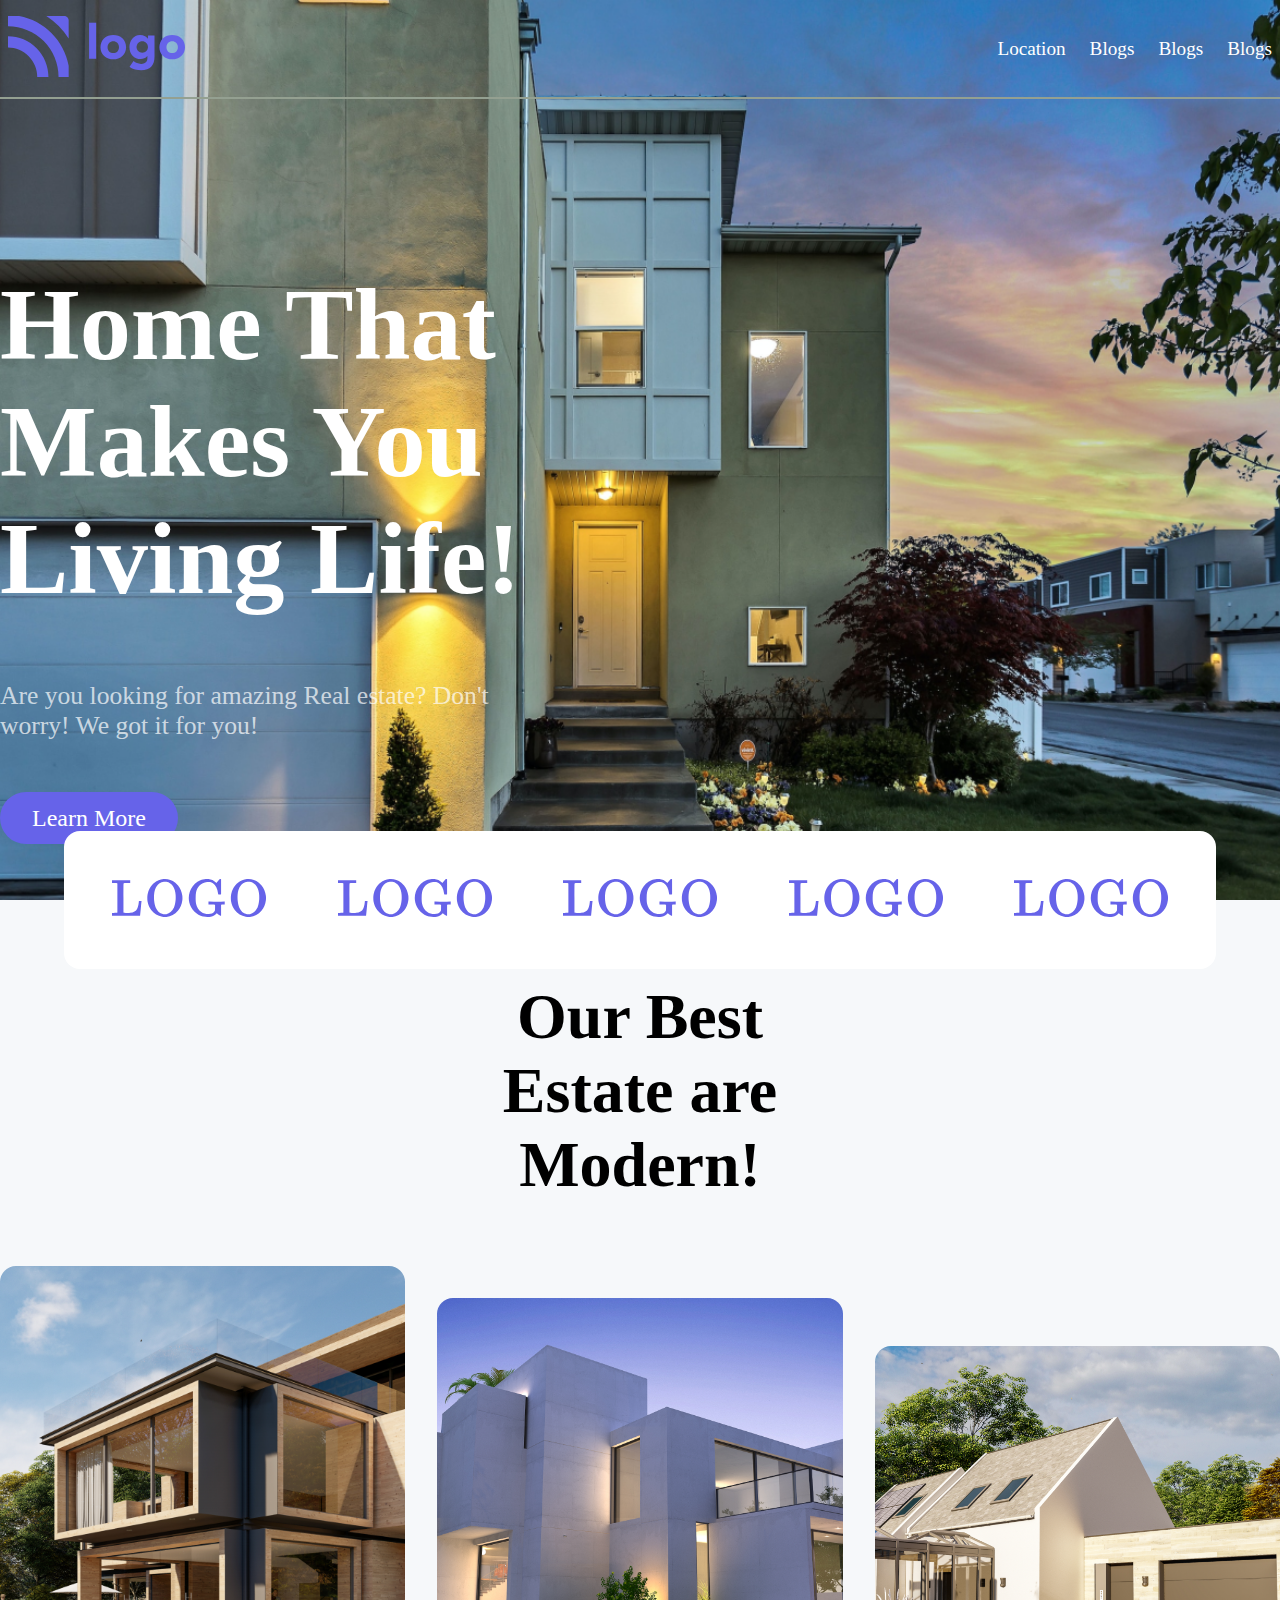
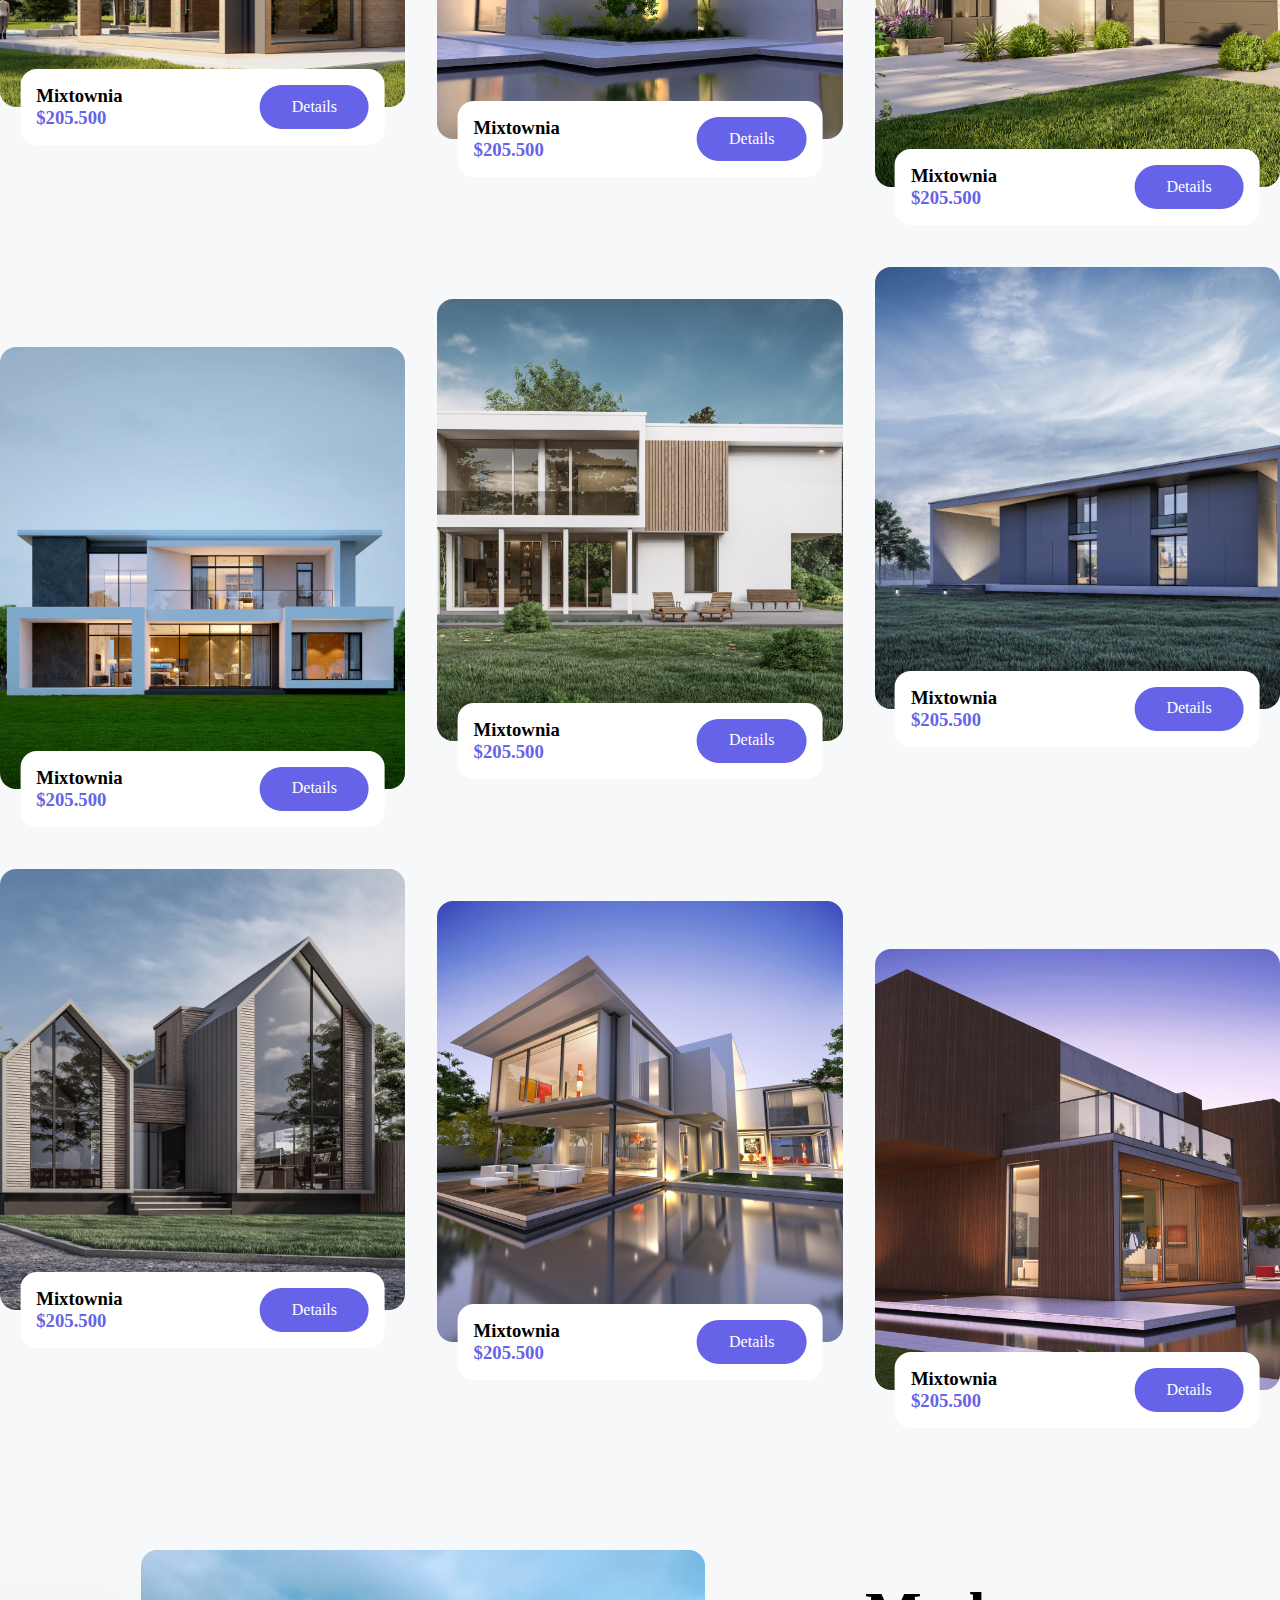
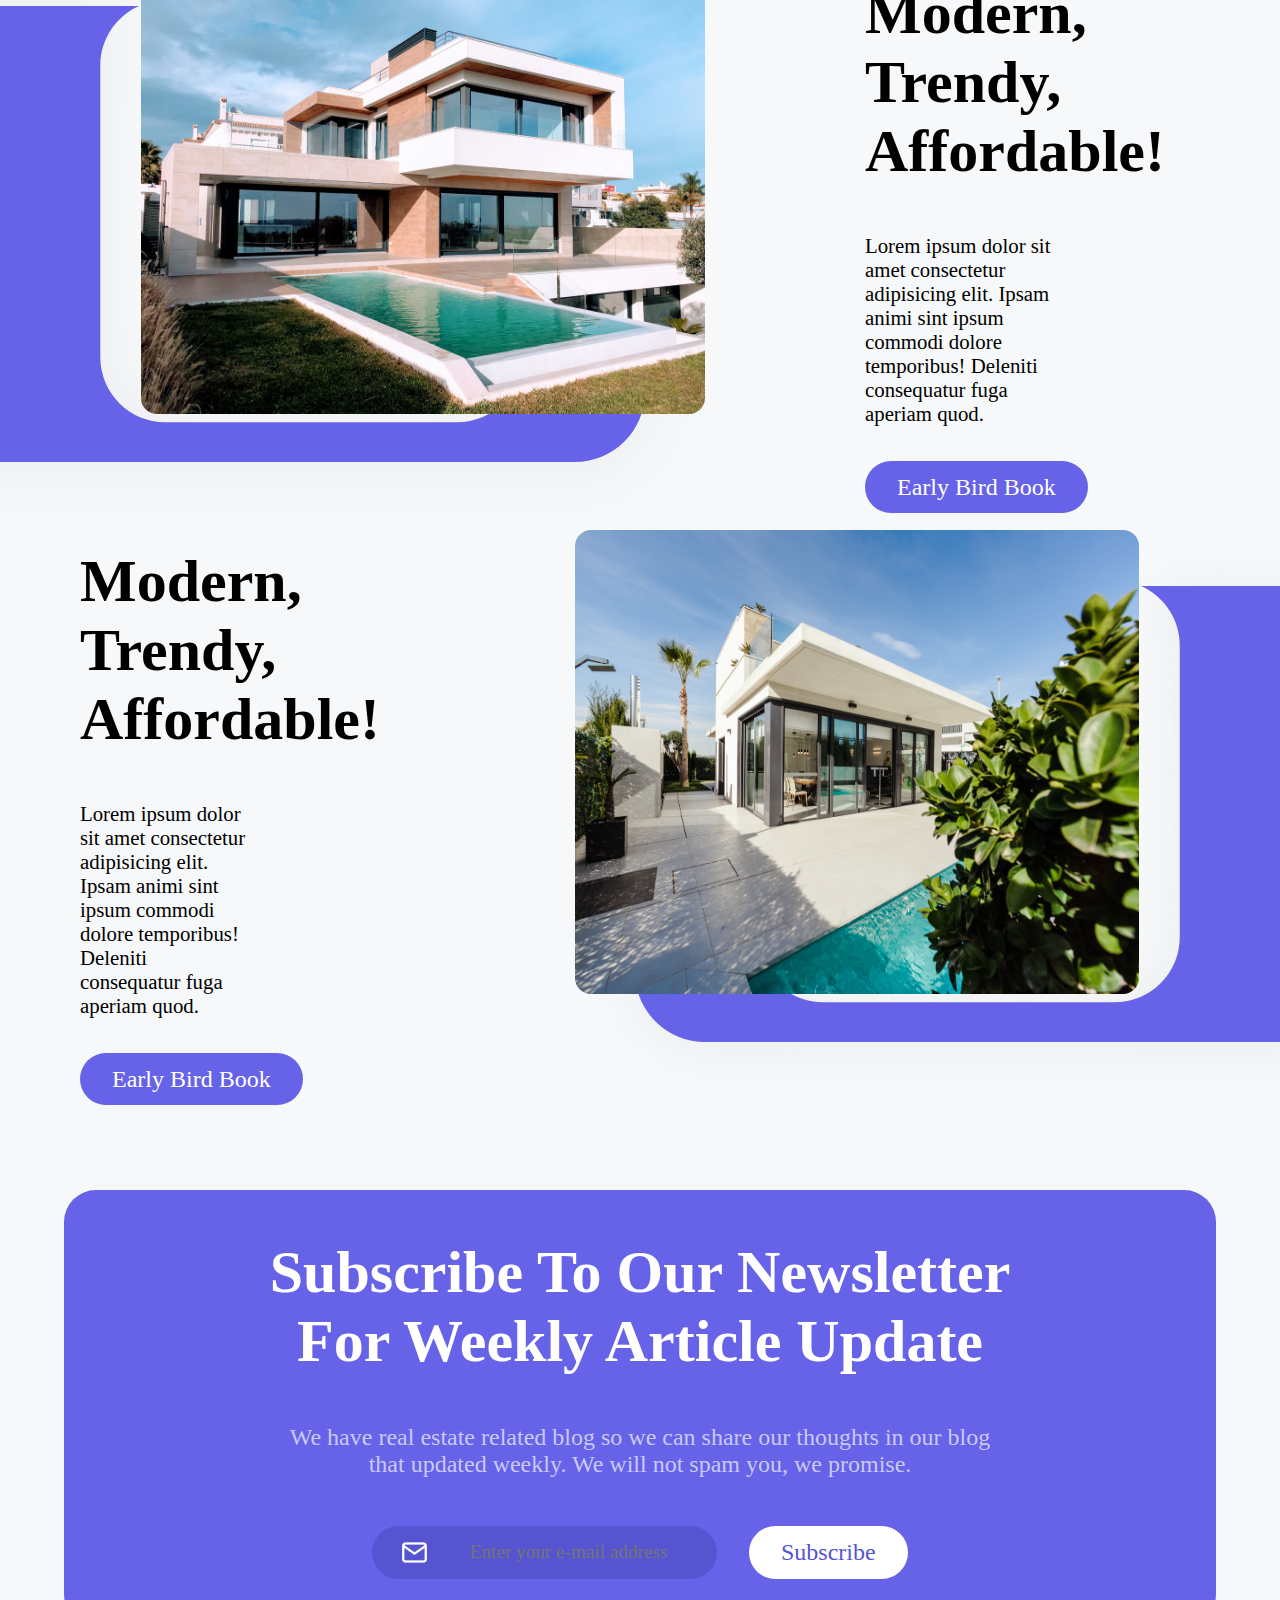
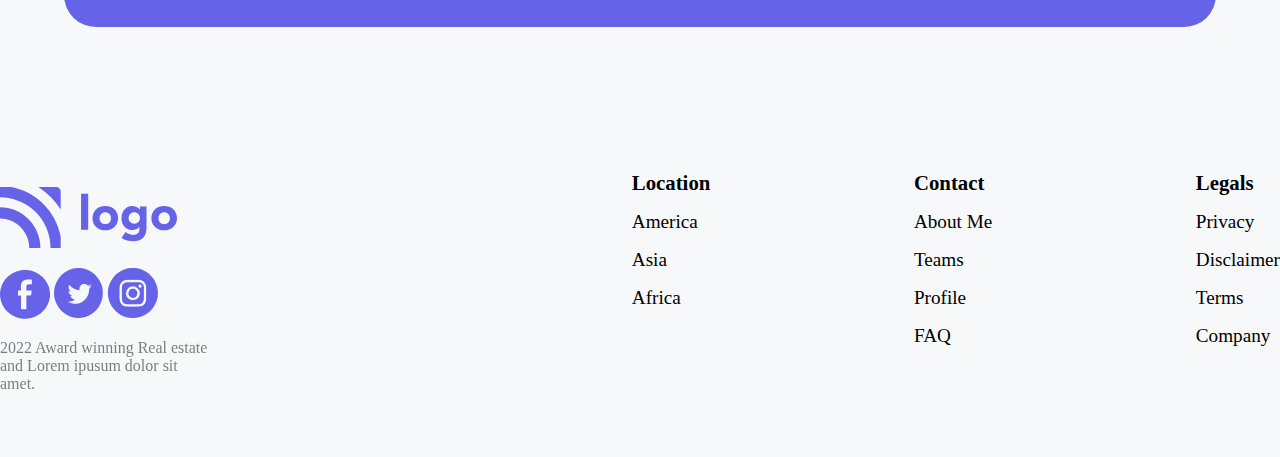
<file: Project 11_Real Estate Landing Page/index.html>
<!DOCTYPE html>
<html lang="en">
  <head>
    <meta charset="UTF-8" />
    <meta http-equiv="X-UA-Compatible" content="IE=edge" />
    <meta name="viewport" content="width=device-width, initial-scale=1.0" />
    <title>Real ESTATE LANDING PAGE</title>
    <link rel="stylesheet" href="./style.css" />
  </head>
  <body>
    <!-- hero section -->
    <section class="hero-section">
      <!-- navigation -->
      <nav class="container">
        <div class="nav-logo">
          <img src="./Icons/Logo.svg" alt="" />
        </div>
        <ul class="nav-links">
          <li><a href="" class="nav-link">Location</a></li>
          <li><a href="" class="nav-link">Blogs</a></li>
          <li><a href="" class="nav-link">Blogs</a></li>
          <li><a href="" class="nav-link">Blogs</a></li>
        </ul>
      </nav>
      <!-- call to action -->
      <div class="hero-info-container container">
        <div class="hero-heading">
          <h1>Home That Makes You Living Life!</h1>
        </div>
        <div class="hero-desc">
          Are you looking for amazing Real estate? Don't worry! We got it for
          you!
        </div>
        <div class="hero-btn">
          <a href="" class="btn btn-primary">Learn More</a>
        </div>
      </div>

      <!-- call to action logo -->
      <div class="many-logo container">
        <div class="logo">
          <img src="./Icons/logoName.svg" alt="" />
        </div>
        <div class="logo">
          <img src="./Icons/logoName.svg" alt="" />
        </div>
        <div class="logo">
          <img src="./Icons/logoName.svg" alt="" />
        </div>
        <div class="logo">
          <img src="./Icons/logoName.svg" alt="" />
        </div>
        <div class="logo">
          <img src="./Icons/logoName.svg" alt="" />
        </div>
      </div>
    </section>
    <!-- hero section end -->
    <!-- product list  -->
    <section class="product-list">
      <div class="container">
        <div class="product-list-heading">
          <h1>Our Best Estate are Modern!</h1>
        </div>
        <div class="product-list-container">
          <div class="product-box">
            <img src="./Photos/cardImage1.png" alt="" />
            <div class="product-details">
              <div>
                <h3>Mixtownia</h3>
                <h3 class="product-price">$205.500</h3>
              </div>
              <a href="" class="btn btn-primary">Details</a>
            </div>
          </div>

          <div class="product-box margin-1">
            <img src="./Photos/cardImage2.png" alt="" />
            <div class="product-details">
              <div>
                <h3>Mixtownia</h3>
                <h3 class="product-price">$205.500</h3>
              </div>
              <a href="" class="btn btn-primary">Details</a>
            </div>
          </div>

          <div class="product-box margin-2">
            <img src="./Photos/cardImage3.png" alt="" />
            <div class="product-details">
              <div>
                <h3>Mixtownia</h3>
                <h3 class="product-price">$205.500</h3>
              </div>
              <a href="" class="btn btn-primary">Details</a>
            </div>
          </div>

          <div class="product-box margin-2">
            <img src="./Photos/cardImage4.png" alt="" />
            <div class="product-details">
              <div>
                <h3>Mixtownia</h3>
                <h3 class="product-price">$205.500</h3>
              </div>
              <a href="" class="btn btn-primary">Details</a>
            </div>
          </div>

          <div class="product-box margin-1">
            <img src="./Photos/cardImage5.png" alt="" />
            <div class="product-details">
              <div>
                <h3>Mixtownia</h3>
                <h3 class="product-price">$205.500</h3>
              </div>
              <a href="" class="btn btn-primary">Details</a>
            </div>
          </div>

          <div class="product-box">
            <img src="./Photos/cardImage6.png" alt="" />
            <div class="product-details">
              <div>
                <h3>Mixtownia</h3>
                <h3 class="product-price">$205.500</h3>
              </div>
              <a href="" class="btn btn-primary">Details</a>
            </div>
          </div>

          <div class="product-box">
            <img src="./Photos/cardImage7.png" alt="" />
            <div class="product-details">
              <div>
                <h3>Mixtownia</h3>
                <h3 class="product-price">$205.500</h3>
              </div>
              <a href="" class="btn btn-primary">Details</a>
            </div>
          </div>

          <div class="product-box margin-1">
            <img src="./Photos/cardImage8.png" alt="" />
            <div class="product-details">
              <div>
                <h3>Mixtownia</h3>
                <h3 class="product-price">$205.500</h3>
              </div>
              <a href="" class="btn btn-primary">Details</a>
            </div>
          </div>

          <div class="product-box margin-2">
            <img src="./Photos/cardImage9.png" alt="" />
            <div class="product-details">
              <div>
                <h3>Mixtownia</h3>
                <h3 class="product-price">$205.500</h3>
              </div>
              <a href="" class="btn btn-primary">Details</a>
            </div>
          </div>
        </div>
      </div>
    </section>
    <!-- product list end -->
    <!-- Early Bird -->
    <section class="earlyBird-section">
      <div class="earlyBird-container">
        <div class="left-section">
          <div class="earlyBird-img-placeholder">
            <img src="./Icons/featureImageBg1.svg" alt="" />
          </div>
          <div class="early-bird-img">
            <img src="./Photos/featuresImage1.png" alt="" />
          </div>
        </div>
        <div class="right-section">
          <div class="earlyBird-heading">
            <h2>Modern, Trendy, Affordable!</h2>
          </div>
          <div class="earlyBird-desc">
            <p>
              Lorem ipsum dolor sit amet consectetur adipisicing elit. Ipsam
              animi sint ipsum commodi dolore temporibus! Deleniti consequatur
              fuga aperiam quod.
            </p>
          </div>
          <div class="earlyBird-btn">
            <a href="" class="btn btn-primary">Early Bird Book</a>
          </div>
        </div>
      </div>
    </section>
    <!-- Eary Bird End -->
    <!-- Early Bird second -->
    <section class="earlyBird2-section">
      <div class="earlyBird2-container">
        <div class="earlyBird2-left-section">
          <div class="earlyBird-heading">
            <h2>Modern, Trendy, Affordable!</h2>
          </div>
          <div class="earlyBird-desc">
            <p>
              Lorem ipsum dolor sit amet consectetur adipisicing elit. Ipsam
              animi sint ipsum commodi dolore temporibus! Deleniti consequatur
              fuga aperiam quod.
            </p>
          </div>
          <div class="earlyBird-btn">
            <a href="" class="btn btn-primary">Early Bird Book</a>
          </div>
        </div>
        <div class="earlyBird2-right-section">
          <div class="earlyBird2-img-placeholder">
            <img src="./Icons/featureImageBg2.png" alt="" />
          </div>
          <div class="early-bird2-img">
            <img src="./Photos/featuresImage2.png" alt="" />
          </div>
        </div>
      </div>
    </section>
    <!-- early bird second end -->

    <!-- newsletter -->
    <section class="newsletter container">
      <div class="newsletter-container">
        <div class="newsletter-heading">
          <h2>Subscribe to our Newsletter for weekly article update</h2>
        </div>
        <div class="newsletter-desc">
          We have real estate related blog so we can share our thoughts in our
          blog that updated weekly. We will not spam you, we promise.
        </div>
        <div class="subscribe-container">
          <div class="input-container">
            <img src="./Icons/mail.png" alt="" />
            <input type="text" placeholder=" Enter your e-mail address" />
          </div>
          <a href="" class="btn btn-secondary">Subscribe</a>
        </div>
      </div>
    </section>
    <!-- newsletter end -->
    <!-- footer -->
    <footer class="">
      <div class="container">
        <div class="footer-container">
          <div class="company-links footer-links">
            <ul>
              <li>
                <img src="./Icons/Logo.svg" alt="" />
              </li>

              <li>
                <img src="./Icons/facebook.png" alt="" />
                <img src="./Icons/twitter.png" alt="" />
                <img src="./Icons/instagram.png" alt="" />
              </li>
              <li style="color: #000; width: 50%; opacity: 0.5">
                2022 Award winning Real estate and Lorem ipusum dolor sit amet.
              </li>
            </ul>
          </div>
          <div class="company-links footer-links">
            <h6>Location</h6>
            <ul>
              <li>
                <a href="http://" target="_blank" rel="noopener noreferrer"
                  >America</a
                >
              </li>
              <li>
                <a href="http://" target="_blank" rel="noopener noreferrer"
                  >Asia</a
                >
              </li>
              <li>
                <a href="http://" target="_blank" rel="noopener noreferrer"
                  >Africa</a
                >
              </li>
            </ul>
          </div>
          <div class="features-links footer-links">
            <h6>Contact</h6>
            <ul>
              <li>
                <a href="http://" target="_blank" rel="noopener noreferrer"
                  >About Me</a
                >
              </li>
              <li>
                <a href="http://" target="_blank" rel="noopener noreferrer"
                  >Teams</a
                >
              </li>
              <li>
                <a href="http://" target="_blank" rel="noopener noreferrer"
                  >Profile</a
                >
              </li>
              <li>
                <a href="http://" target="_blank" rel="noopener noreferrer"
                  >FAQ</a
                >
              </li>
            </ul>
          </div>
          <div class="help-links footer-links">
            <h6>Legals</h6>

            <ul>
              <li>
                <a href="http://" target="_blank" rel="noopener noreferrer"
                  >Privacy</a
                >
              </li>
              <li>
                <a href="http://" target="_blank" rel="noopener noreferrer"
                  >Disclaimer</a
                >
              </li>
              <li>
                <a href="http://" target="_blank" rel="noopener noreferrer"
                  >Terms</a
                >
              </li>
              <li>
                <a href="http://" target="_blank" rel="noopener noreferrer"
                  >Company</a
                >
              </li>
            </ul>
          </div>
        </div>
      </div>
    </footer>
  </body>
</html>
</file>
<file: Project 01/style.css>
*{
    margin: 0;
    padding: 0;
    box-sizing: border-box;
}
.container {
    max-width: 1440px;
    margin: 0 auto;
}

/* navbar */

.navbar-container{
    display: flex;
    justify-content: space-around;
    align-items: center;
    margin: 50px auto;
    font-size: 20px;
}

.navbar-container img {
    width: 100px;
    height: auto;
}

.grow-list{
    flex-grow: 2;
    justify-content: space-between;
    color:#444343;
}
.list{
    display: flex;

}

.list li:first-child{
    color: #000000;
}
.list li{
    list-style-type: none;
    margin-left: 20px;
}

/* button */
.nav-button{
    padding: 15px 20px;
    border: none;
    outline: none;
    box-shadow: none;
    background-color: #5955B3;
    border-radius: 10px;
    color: #ffffff;
    cursor: pointer;
    font-size: 20px;
}

.btn {
    margin-top: 60px;
    padding: 25px 35px;
    font-size: 25px;
}

/* main section */
.banner-container{
    margin-top: 50px;
    display: flex;
    justify-content: space-between;
    align-items: center;

}

.banner-container img{
    width: 100%;
    height: auto;
    margin-left: 100px;
}

.banner-container div:first-child{
    width: 40%;
}

.banner-container div:last-child{
    width: 60%;
}

/* main section heading */
.heading-text {
    font-size: 70px;
    color: #3C2F60;
}
.description{
    font-size: 30px;
    margin-top: 50px;
    color:#444343;
}

.heading-text span {
    color: #5955B3;
}
</file>
<file: Project 02/style.css>
*{
    margin: 0;
    padding: 0;
    box-sizing: border-box;
}

body {
    background-image: url("./assets/bg.png");
    background-size: cover;
    background-repeat: no-repeat;
    background-position: center;
    background-attachment: fixed;
    overflow: hidden;
}

.container > section:first-child{
    background-color: #000000;
    color: #ffffff;
}


button{
    all: unset;
    background-color: #BA0CC5;
    color: #ffffff;
    letter-spacing: .5px;
    font-weight: bold;
    cursor: pointer;
}


/* navbar styling */

.navbar{
    display:  flex;
    justify-content: space-between;
    align-items: center;
    font-size: 20px;
    
    padding: 20px 0px;
    max-width: 1440px;
    margin: 0 auto;
    max-height: 20vh;
}
.navbar img {
    width: 100px;
    height: auto;
}

.grow-list {
    flex-grow: 1;
}

.list{
    display: flex;
    list-style-type: none;
}

.list li {
    margin-left: 100px;
}

/* .list li:first-child::after{
    content: "  ^";
} */

.button-small{
    padding: 10px 25px;
    border-radius: 7px;
    font-size: 1.1rem;
   
}

.line{
    height: 50px;
    width: 1px ;
    background-color: #ffffff;
    margin-left: 100px;
}

/* main section styling */

.button-small{
    all: unset;
    background-color: #BA0CC5;
    padding: 10px 25px;
    /* margin: 20px 0; */
    border-radius: 7px;
    color: #ffffff;
    font-size: 1.1rem;
    font-weight: bold;
    letter-spacing: .5px;
    cursor: pointer;
}

.hero{
    min-height: 80vh;
    display: flex;
    justify-content: center;
    flex-direction: column;
    align-items: center;
}

.hero-heading{
    font-size: 5rem;
    text-align: center;
    line-height:1.1em;
    word-break: break-word;
    color: #fff;
}

.hero-description{
    font-size: 1.7rem;
    font-weight: 700;
    color: #ffffff;
    margin: 15px 0;
}

.button-large{
    padding: 20px 30px;
    margin: 20px 0;
    border-radius: 15px;
    font-size: 1.6rem;
}
</file>
<file: Project 03/style.css>
@import url("https://fonts.googleapis.com/css2?family=Orbitron:wght@400;700&display=swap");
* {
  margin: 0;
  padding: 0;
  box-sizing: border-box;
}
body {
  font-family: "Orbitron", sans-serif;
}
.container {
  max-width: 1440px;
  margin: 0 auto;
}

.navbar-container {
  display: flex;
  justify-content: space-between;
  align-items: center;
  padding: 20px 0;
  max-height: 20vh;
}

.list {
  display: flex;
  justify-content: space-around;
}

.list li {
  margin: 0 10px;
  list-style-type: none;
  font-size: 1.2rem;
}

.list li:nth-of-type(1) {
  font-size: 1.4rem;
  font-weight: 700;
  border-bottom: 2px solid#000;
}

.button-group {
  display: flex;
  gap: 20px;
  align-items: center;
}

.button-group button {
  border-radius: 8px;
}

/* hero container */
.hero-container {
  display: flex;
  margin: 50px 0;
  justify-content: space-between;
}

.square {
  position: absolute;
  top: 300px;
  left: 200px;
}

.globe + div img {
  position: absolute;
  height: 500px;
  width: auto;
  top: 150px;
  left: 150px;
}

.hero-container-right {
  width: 60%;
  display: flex;
  flex-direction: column;
  align-items: center;
  align-content: space-evenly;
}

.hero-heading {
  font-size: 48px;
  text-align: center;
  margin-top: 100px;
  letter-spacing: 1.4px;
  font-family: "Orbitron", sans-serif;
}

.hero-description {
  width: 70%;
  font-size: 20px;
  text-align: center;
  margin: 50px auto;
  font-family: sans-serif;
  opacity: 70%;
}

/* buttons */

button {
  all: unset;
  text-align: center;
  border: 1px solid #000;
  border-radius: 8px;
  padding: 5px 20px;
  font-size: 13px;
  letter-spacing: 1.3px;
  font-weight: 700;
  font-family: "Orbitron", sans-serif;
}

.button-join {
  color: #ffffff;
  background-color: #000;
  padding: 5px 2px;
}

.contact-heading {
  margin-top: 100px;
  margin-bottom: 20px;
  text-transform: capitalize;
  letter-spacing: 1.5px;
  text-align: center;
  font-size: 1.2rem;
  font-weight: 400;
  font-family: "Orbitron", sans-serif;
}

.icons span {
  margin: 0px 5px;
}

/* objects */

.globe {
  position: absolute;
  top: 100px;
  left: 50%;
  height: 100px;
  width: auto;
}

.hero-container-left span:nth-of-type(2) {
  position: absolute;
  bottom: 100px;
  left: 40%;
}

.hero-container-left span:nth-of-type(3) {
  position: absolute;
  top: 150px;
  right: 100px;
}
</file>
<file: Project 04/style.css>
*{
    margin: 0;
    padding: 0;
    box-sizing: border-box; /* Search */
    background: #F9F5ED;
}
nav{
    padding: 20px 10%;
    height: 15vh;
}

nav ul {
    display: flex;
    align-items: center;

}

nav ul li {
    list-style: none;
    margin-right: 5%;
    /* gap: 50px; */
    font-weight: 500;
}


/* CSS for HERO Section */

main{
    display: flex;
    align-items: center;
    justify-content: center;
    margin-left: 10%;
}

.leftmain{
    width: 40%;
}

.leftmain h1{
    font-size: 67px;
}

.leftmain p{
    margin: 5% 0;
}

.leftmain button{
    padding: 15px 20px;
    border: none;
    background-color: #3b855b;
    border-radius: 10px;
    color: white;
    font-weight: 500;
}

.rightmain{
    width: 60%;
}

.rightmain div>img {
    margin: 8px;
}
</file>
<file: Project 05/style.css>
@import url('https://fonts.googleapis.com/css2?family=Poppins:wght@400;500&display=swap');
*{
    margin: 0;
    padding: 0;
    box-sizing: border-box;
}

body {
    background-color: #2B2923;
    color: #fff;
    font-family: 'Poppins', sans-serif;
}

.container {
    max-width: 1440px;
    margin: 0 auto;
}

nav {
    display: flex;
    justify-content: space-between;
    align-items: center;
    height: 12vh;
}

.nav-logo {
    width: 50%;
}

.nav-items{
    display: flex;
    width: 50%;
    justify-content: space-between;
    align-items: center;
}

.nav-item {
    list-style-type: none;
    font-size: 1.2rem;
    opacity: .7;
    font-weight: 500;
    cursor: pointer;
}

.nav-btn {
    all:  unset;
    border: 1px solid #9B8C35;
    color: #9B8C35;
    font-weight: bold;
    border-radius: 8px;
    padding: 10px 25px;
    font-size: 20px;
    letter-spacing: 1px;
    cursor: pointer;
}

/* main */

.hero-text-content{
    margin: 20px 0;
    display: flex;
    justify-content: space-between;
    align-items: center;
    gap:5%;
}

/* heading */

.hero-text-content-heading h1{
    font-size: 70px;
    font-weight: bold;
    letter-spacing: 2px;
}

/* desc */

.hero-text-content-desc p{
    float: right;
    width: 70%;
    font-size: 1.5rem;
    word-wrap: break-word;

}
</file>
<file: Project 08_Credit Card Landing Page/css/styles.css>
* {
  margin: 0;
  padding: 0;
  box-sizing: border-box;
}

body {
  background-color: #151515;
  color: #ffffff;
  font-size: 16px;
  overflow-x: hidden;
}

.container {
  max-width: 1440px;
  margin: 0 auto;
}

/* navbar */

nav {
  display: flex;
  justify-content: space-between;
  align-items: center;
  padding: 2rem 0;
}

nav ul li {
  list-style-type: none;
}

nav ul li a {
  text-decoration: none;
  color: #fff;
  font-size: 1.25rem;
}

.nav-links-center ul {
  display: flex;
  justify-content: space-between;
  gap: 1.8rem;
  align-items: center;
}

.nav-links-right ul {
  display: flex;
  justify-content: space-between;
  align-items: center;
  gap: 1.8rem;
}

/* down arrow */

.arrow {
  border: solid #fff;
  border-width: 0 3px 3px 0;
  display: inline-block;
  padding: 2px;
}
.down {
  transform: rotate(45deg);
  margin-left: 0.5rem;
}

.last-li {
  display: flex;
  justify-content: center;
  align-items: center;
}

.btn-bg-pink img {
  z-index: -1;
  margin-right: -1.25rem;
}

/* hero section */
.hero-container {
  display: flex;
  justify-content: space-between;
  width: 100%;
}

.hero-left {
  width: 90%;
}
.hero-heading {
  font-size: 4.8rem;
  margin-top: 2rem;
}

.hero-desc {
  width: 60%;
  font-size: 2rem;
  margin: 4rem 0rem;
}

.action-btn {
  display: flex;
  align-items: center;
  font-size: 2rem;
  text-transform: capitalize;
  margin: 5rem 0;
}

.action-bg-image {
  height: 2.5rem;
  margin-right: -2rem;
}
.arrow-img {
  margin-left: 1rem;
}

/* hero images */
.hero-right {
  position: relative;
}
.hero-img-container {
  position: absolute;
}
.backCard-img {
  z-index: -2343;
  position: absolute;
  top: 0;
  right: 0;
}

.frontCard-img {
  z-index: 114;
  position: absolute;
  top: 0px;
  right: -23rem;
}

.extra-info {
  display: flex;
  gap: 3rem;
  align-items: center;
  width: 60%;
  font-size: 1.5rem;
}

.user-info {
  display: flex;
  align-items: center;
  gap: 1rem;
}

.comp-info {
  display: flex;
  align-items: center;
  gap: 1rem;
}

.comp-info small,
.user-info small {
  font-size: 1.8rem;
}
.changed-text-color {
  color: #f438ea;
}

/* logo section */
.logo-section {
  margin-top: 5rem;
  background-color: #292929;
  padding: 5rem 0;
}

.logo-container {
  display: flex;
  justify-content: space-between;
}

/* feature section */
.feature-section {
  margin: 5rem 0;
}

.featured-top-container {
  display: flex;
  justify-content: space-between;
  align-items: center;
}
.featured-heading {
  width: 60%;
  font-size: 4rem;
}

.featured-desc {
  width: 40%;
  font-size: 2rem;
  opacity: 0.5;
}

.featured-box-container {
  display: flex;
  justify-content: space-between;
}
.box {
  margin-top: 4rem;
  width: 20rem;
  height: 20rem;
  /* border: 1px solid#fff; */
  padding: 2rem;
  display: flex;
  flex-direction: column;
  align-items: center;
  justify-content: center;
  align-content: space-between;
  gap: 2rem;
  font-size: 1.7rem;
  text-align: center;
  border: 1px solid;
  border-color: #ffffff4f #ffffff00 #ffffff34 #ffffff;
}

.box-1,
.box-3 {
  background-color: #272727;
}
.box-2 {
  /* background-color: #575655; */
  background-image: linear-gradient(
    to right bottom,
    #575655,
    #4b4a49,
    #3e3e3e,
    #323232,
    #272727
  );
}

/* unique card section */

.unique-section {
  margin-top: 4rem;
  background-color: #fff;
  color: #000;
}

.unique-card-container {
  display: flex;
  flex-direction: column;
  justify-content: center;
  align-items: center;
}

.unique-card-header {
  width: 70%;
  font-size: 4rem;
  text-align: center;
  margin-top: 4rem;
}

.unique-card-desc {
  width: 70%;
  font-size: 2rem;
  text-align: center;
  margin-top: 4rem;
}

.unique-card-image {
  margin-top: -4rem;
}

/* customer review */

.customer-heading {
  width: 80%;
  margin: 5rem auto;
  font-size: 3.6rem;
  text-align: center;
}
.customer-desc {
  font-size: 2rem;
  width: 60%;
  margin: 5rem auto;
  text-align: center;
  opacity: 0.5;
}

/* review */

.review-container {
  display: grid;
  grid-template-columns: repeat(2, 1fr);
  grid-template-rows: repeat(2, 1fr);
  grid-column-gap: 100px;
  grid-row-gap: 100px;
}

.review {
  padding: 2rem;
  background-color: #272727;
  border: 1px solid;
  border-color: #ffffff4f #ffffff00 #ffffff34 #ffffff;
}

.review-content {
  font-size: 1.5rem;
  margin: 2rem 0;
  opacity: 0.7;
}
.review-user {
  font-size: 1.2rem;
}
.review-user small {
  opacity: 0.3;
}
.review-1 {
  background-image: linear-gradient(
    to right bottom,
    #575655,
    #4b4a49,
    #3e3e3e,
    #323232,
    #272727
  );
  border-color: #ffffff4f #ffffff00 #ffffff34 #ffffff;
}

/* pagination */
.pagination-container {
  margin: 5rem 0;
}

.pagination-container ul {
  display: flex;
  justify-content: center;
  align-items: center;
  gap: 10px;
}

.pagination-container ul li {
  background: #444444;
  width: 1rem;
  height: 1rem;
  border-radius: 50%;
  list-style-type: none;
}

.pagination-container ul li:first-child {
  background-color: #f438ea;
  width: 5rem;
  height: 0.8rem;
  border-radius: 50px;
}

.bottom-action-back {
  z-index: -234234;
  position: absolute;
  width: 100vw;
}

.bottom-action-front {
  z-index: 143;
  position: absolute;
  width: 100vw;
}
.bottom-action-text-container {
  position: absolute;
  z-index: 234234345345;
  display: flex;
  justify-content: center;
  align-items: center;
  flex-direction: column;
  margin-top: 10%;
  margin-left: 50%;
}
.bottom-action-text {
  font-size: 3rem;
  text-align: center;
}
.bottom-action-text-container {
  transform: translate(-50%);
}

/* footer */
footer {
  margin-top: 50rem;
  padding: 5rem 0;
}

.footer-container {
  display: flex;
  align-items: center;
}
.footer-logo {
  width: 20%;
}
.footer-link {
  width: 50%;
}
.footer-link ul {
  display: flex;
  justify-content: center;
  align-items: center;
  gap: 3rem;
}
footer ul li a {
  text-decoration: none;
  color: #fff;
  font-size: 1.25rem;
}

footer ul li {
  list-style-type: none;
}
</file>
<file: Project 10_Gaming Landing Page/style.css>
* {
  margin: 0;
  padding: 0;
  box-sizing: border-box;
}
body {
  font-size: 16px;
}
.container {
  max-width: 1440px;
  margin: 0 auto;
}

.hero-section {
  min-height: 90vh;
  background-image: url("./Assets/Photos/futuristic-bg.png");
  background-position: center;
  background-size: cover;
  background-repeat: no-repeat;
}

/* navbar */
.nav-container {
  display: flex;
  justify-content: space-between;
  align-items: center;
  padding: 2rem 0;
}

.nav-links-center {
  display: flex;
  justify-content: space-between;
  gap: 2rem;
  margin-left: -5rem;
}
.nav-links-right {
  display: flex;
  justify-content: space-between;
  align-items: center;
  gap: 2rem;
}
.nav-item {
  font-size: 1.2rem;
  list-style-type: none;
}

.nav-item a {
  color: #fff;
  text-decoration: none;
}

.btn {
  padding: 1rem 2.5rem;
  font-size: 1.3rem;
  text-decoration: none;
  color: #fff;
  cursor: pointer;
}

.btn-primary {
  background-color: #f4694c;
}

.btn-secondary {
  border: 2px solid #fff;
}

.hero-btns {
  display: flex;
  justify-content: flex-start;
  gap: 2rem;
}

/* hero content */
.hero-content-container {
  margin: 6rem 0;
  display: flex;
  justify-content: space-between;
  align-items: center;
  gap: 2rem;
  color: #fff;
}

.hero-left {
  width: 40%;
  display: flex;
  flex-direction: column;
  align-items: flex-start;
  justify-content: space-between;
  gap: 4rem;
}

.hero-heading {
  font-size: 2.5rem;
}
.hero-desc {
  font-size: 1.5rem;
  opacity: 0.8;
}

.hero-right {
  display: flex;
  flex-direction: column;
  align-items: center;
}
.right-desc {
  width: 60%;
  margin: 3rem auto;
  display: flex;
}
.dash {
  align-self: flex-start;
}
.right-arrow {
  align-self: flex-end;
}
.right-desc p {
  font-size: 1.5rem;
  margin: 1rem 0.3rem;
}

/* popular game section */
.popular-section {
  margin: 6rem 0;
}
.popular-section-heading {
  width: 70%;
  margin: 4rem auto;
  font-size: 3rem;
  text-align: center;
}

.popular-game-container {
  display: flex;
  justify-content: space-between;
  align-items: center;
  gap: 2rem;
  margin: 3rem 0;
}
.popular-card {
  display: inline-block;
  overflow: hidden;
  position: relative;
  width: 100%;
  height: 400px;
}

.card-img {
  object-fit: cover;
  background-size: cover;
  width: 100%;
  height: 100%;
}

.card-desc {
  width: 100%;
  display: flex;
  justify-content: space-between;
  align-items: center;
  padding: 1rem;
  color: #fff;
  position: absolute;
  bottom: 0;
  right: 0;
  background: rgba(64, 68, 69, 0.5);
  border-radius: 16px;
  box-shadow: 0 4px 30px rgba(0, 0, 0, 0.1);
  backdrop-filter: blur(5px);
  -webkit-backdrop-filter: blur(5px);
  border: 1px solid rgba(64, 68, 69, 0.3);
}

.card-desc-left h6 {
  font-size: 1.1rem;
  margin: 0.5rem 0;
}
.card-desc small {
  display: block;
  font-size: 1rem;
  margin: 0.5rem 0;
}

.card-desc .btn-primary {
  padding: 0.8rem 1rem;
}

/* popular section bottom  */
.popular-bottom-container {
  display: flex;
  justify-content: space-between;
  align-items: center;
  gap: 2rem;
}

.popular-bottom-left img {
  width: 80%;
}

.popular-bottom-heading {
  width: 80%;
  font-size: 3.5rem;
  font-weight: 700;
}

.popular-bottom-desc {
  width: 70%;
  margin: 2rem 0;
  font-size: 1.3rem;
}
.popular-bottom-btn .btn-secondary {
  color: #000;
  border: 2px solid #f57459;
  margin-left: 1rem;
}

/* recommended section */
.recommended-heading-container {
  display: flex;
  justify-content: space-between;
  align-items: center;
  margin: 4rem 0;
}
.recommended-heading {
  width: 40%;
  font-size: 3.2rem;
}

.recommended-arrows {
  display: flex;
  align-items: center;
}
.recommended-arrow-left {
  background-color: #fde1db;
  padding: 1rem;
  width: 4rem;
}
.recommended-arrow-right {
  background-color: #f57459;
  padding: 1rem;
  margin-left: 0.7rem;
  width: 4rem;
}

.recommended-games-container {
  display: grid;
  grid-template-columns: repeat(2, 1fr);
  grid-template-rows: repeat(2, 1fr);
  grid-column-gap: 3rem;
  grid-row-gap: 3rem;
  margin: 4rem 0;
}
.recommended-card {
  display: flex;
  justify-content: space-between;
  gap: 2rem;
}
.recommended-card img {
  width: 40%;
}

.recommended-card-desc {
  display: flex;
  flex-direction: column;
  justify-content: space-around;
  align-items: flex-start;
}

.recommended-card-desc h6 {
  font-size: 2rem;
}
.recommended-card-desc small {
  font-size: 1.1rem;
  color: #f4694c;
}
.recommended-card-desc p {
  font-size: 1.3rem;
}

/* most played game */
.most-played-container {
  display: grid;
  grid-template-columns: repeat(3, 1fr);
  grid-template-rows: 1fr;
  grid-column-gap: 40px;
  grid-row-gap: 0px;
}

.most-played-game-section {
  padding: 5rem 0;
  background-color: #000308;
  color: #fff;
  position: relative;
}
.most-played-heading {
  margin: 3rem auto;
  width: 30%;
  font-size: 3rem;
  font-weight: 500;
  text-align: center;
}
.mostplayed-card {
  width: 100%;
}
.mostplayed-card img {
  width: 80%;
  height: auto;
}

.mostplayed-card:nth-of-type(2) {
  margin-top: 4rem;
}

.mostplayed-card:last-child {
  margin-top: 100%;
}

.mostplayed-card p {
  width: 150%;
  font-size: 1.2rem;
  margin: 3rem 0;
  opacity: 0.6;
}
.bg-text {
  position: absolute;
  top: 50%;
  left: 50%;
  transform: translate(-50%);
}

/* gamer section */

.gamer-section {
  /* height: 60vh; */
  background-image: url("./Assets/Photos/Rectangle606.png");
  background-size: cover;
  background-repeat: no-repeat;
  background-position: center;
}
.black-shadow {
  background-color: #000;
  opacity: 0.8;
}
.gamer-container {
  padding: 5rem 0;
  display: flex;
  flex-direction: column;
  align-items: center;
  gap: 3rem;
}
.gamer-heading {
  width: 40%;
  margin: 0 auto;
  text-align: center;
  font-size: 3rem;
  font-weight: 700;
  color: #fff;
}

.gamer-desc {
  width: 40%;
  font-size: 1.2rem;
  color: #fff;
}

/* footer */
footer {
  background-color: #000309;
}
.footer-container {
  display: flex;
  justify-content: space-between;
  align-items: flex-start;
  padding: 4rem 0;
}
.footer-links h6 {
  font-size: 1.3rem;
  color: #fff;
}
.footer-links ul {
  margin-top: 1rem;
  list-style-type: none;
  display: flex;
  flex-direction: column;
  align-items: flex-start;
  gap: 1rem;
}

.footer-links ul li a {
  text-decoration: none;
  font-size: 1.2rem;
  color: #fff;
  opacity: 0.7;
}
hr {
  color: #fff;
}

.footer-logo {
  margin: 3rem 0;
}
</file>
<file: Project 11_Real Estate Landing Page/style.css>
* {
  margin: 0;
  padding: 0;
  box-sizing: border-box;
}

body {
  font-size: 16px;
  background-color: #f6f8fa;
}

.container {
  max-width: 1440px;
  margin: 0 auto;
}

nav {
  display: flex;
  justify-content: space-between;
  align-items: center;
  padding: 1rem 0.5rem;
  border-bottom: 2px solid #94a091;
}

.nav-links {
  display: flex;
  list-style-type: none;
  font-size: 1.2rem;
}

.nav-link {
  margin-left: 1.5rem;
  text-decoration: none;
  color: #fff;
}

/* hero section */
.hero-section {
  height: 100vh;
  background-image: url("./Photos/mainBackground.png");
  background-size: cover;
  background-position: center;
  background-repeat: no-repeat;
  position: relative;
}

.hero-info-container {
  height: 100%;
  display: flex;
  justify-content: center;
  flex-direction: column;
  align-items: flex-start;
}

.hero-heading {
  width: 50%;
  font-size: 3.2rem;
  color: #fff;
}
.hero-desc {
  width: 40%;
  font-size: 1.6rem;
  color: rgba(255, 255, 255, 0.712);
  margin: 4rem 0;
}

/* button */
.btn {
  text-decoration: none;
  font-size: 1.5rem;
  color: #fff;
}

.btn-primary {
  background-color: #6663e9;
  padding: 0.8rem 2rem;
  border-radius: 4rem;
  text-align: center;
}

.btn-primary:hover {
  background-color: #3a36e3;
  transition: ease-in-out 0.5s;
}

/* many logo */
.many-logo {
  padding: 1rem 0;
  width: 90%;
  display: flex;
  justify-content: space-between;
  align-items: center;
  padding: 3rem;
  border-radius: 1rem;
  background-color: #fff;
  position: absolute;
  bottom: 0;
  left: 50%;
  transform: translate3d(-50%, 50%, 0);
  overflow: hidden;
}

/* product list section */
.product-list {
  margin: 5rem 0;
}

.product-list-heading {
  width: 30%;
  margin: 4rem auto;
  font-size: 2rem;
  text-align: center;
}

.product-list-container {
  display: grid;
  grid-template-columns: repeat(3, 1fr);
  grid-template-rows: repeat(3, 1fr);
  grid-column-gap: 2rem;
  grid-row-gap: 10rem;
}

.product-box {
  height: 100%;
  width: 100%;
  /* width: 300px;
  height: 330px; */
  border-radius: 1rem;
  /* overflow: hidden; */
  position: relative;
  margin: auto;
}

.product-box img {
  height: 100%;
  width: 100%;
  object-fit: cover;
  border-radius: 1rem;
}
.product-details {
  position: absolute;
  bottom: 0;
  left: 50%;
  transform: translate3d(-50%, 50%, 0);
  background-color: #fff;
  width: 90%;
  display: flex;
  justify-content: space-between;
  padding: 1rem;
  border-radius: 1rem;
}

.product-details > .btn {
  font-size: 1rem;
}

.margin-1 {
  margin-top: 2rem;
}
.margin-2 {
  margin-top: 5rem;
}

.product-price {
  color: #6663e8;
}

/* early bird */
.earlyBird-section {
  margin-top: 15rem;
}

.earlyBird-container {
  display: flex;
  justify-content: space-between;
  align-items: center;
  gap: 10rem;
}

.left-section {
  position: relative;
}

/* .early-bird-img {
  
  top: 0;
  right: 0;
} */

.early-bird-img img {
  height: 80%;
  width: 80%;
  position: absolute;
  top: 0;
  right: 0;
  border-radius: 1rem;
}

.right-section {
  width: 70%;
  text-align: left;
  display: flex;
  flex-direction: column;
  gap: 3rem;
}

.earlyBird-heading {
  width: 50%;
  font-size: 2.5rem;
}
.earlyBird-desc {
  width: 50%;
  font-size: 1.3rem;
}

/* Early Bird 2 */

.earlyBird2-container {
  display: flex;
  justify-content: space-between;
  align-items: center;
  gap: 10rem;
}
.earlyBird2-right-section {
  position: relative;
}

.earlyBird2-left-section {
  text-align: left;
  display: flex;
  flex-direction: column;
  gap: 3rem;
  padding-left: 5rem;
}
.early-bird2-img img {
  height: 80%;
  width: 80%;
  position: absolute;
  top: 0;
  left: 0;
  border-radius: 1rem;
}

/* newsletter section */
.newsletter {
  margin: 5rem auto;
  text-align: center;
}
.newsletter-container {
  background-color: #6663e9;
  padding: 3rem 4rem;
  border-radius: 2rem;
  width: 90%;
  margin: auto;
}

.newsletter-heading {
  width: 80%;
  margin: auto;
  text-align: center;
  font-size: 2.5rem;
  text-transform: capitalize;
  color: #fff;
}

.newsletter-desc {
  width: 70%;
  font-size: 1.5rem;
  margin: 3rem auto;
  color: rgba(255, 255, 255, 0.658);
}
.subscribe-container {
  display: flex;
  justify-content: center;
  gap: 2rem;
}
.input-container {
  display: flex;
  align-items: center;
  justify-content: center;
  gap: 1rem;
  background-color: #5654d1;
  padding: 0.8rem 1.8rem;
  border-radius: 4rem;
}
input {
  width: 100%;
  all: unset;
  font-size: 1.2rem;
  color: #fff;
}

.btn-secondary {
  background-color: #ffffff;
  padding: 0.8rem 2rem;
  border-radius: 4rem;
  text-align: center;
  color: #5654d1;
}
.btn-secondary:hover {
  background-color: #e6e6e6;
  transition: ease-in-out 0.5s;
}

/* footer */

.footer-container {
  display: flex;
  justify-content: space-between;
  align-items: flex-start;
  padding: 4rem 0;
}
.footer-links h6 {
  font-size: 1.3rem;
}
.footer-links ul {
  margin-top: 1rem;
  list-style-type: none;
  display: flex;
  flex-direction: column;
  align-items: flex-start;
  gap: 1rem;
}

.footer-links ul li a {
  text-decoration: none;
  font-size: 1.2rem;
  color: #000;
}

.footer-logo {
  margin: 3rem 1rem;
}
</file>
